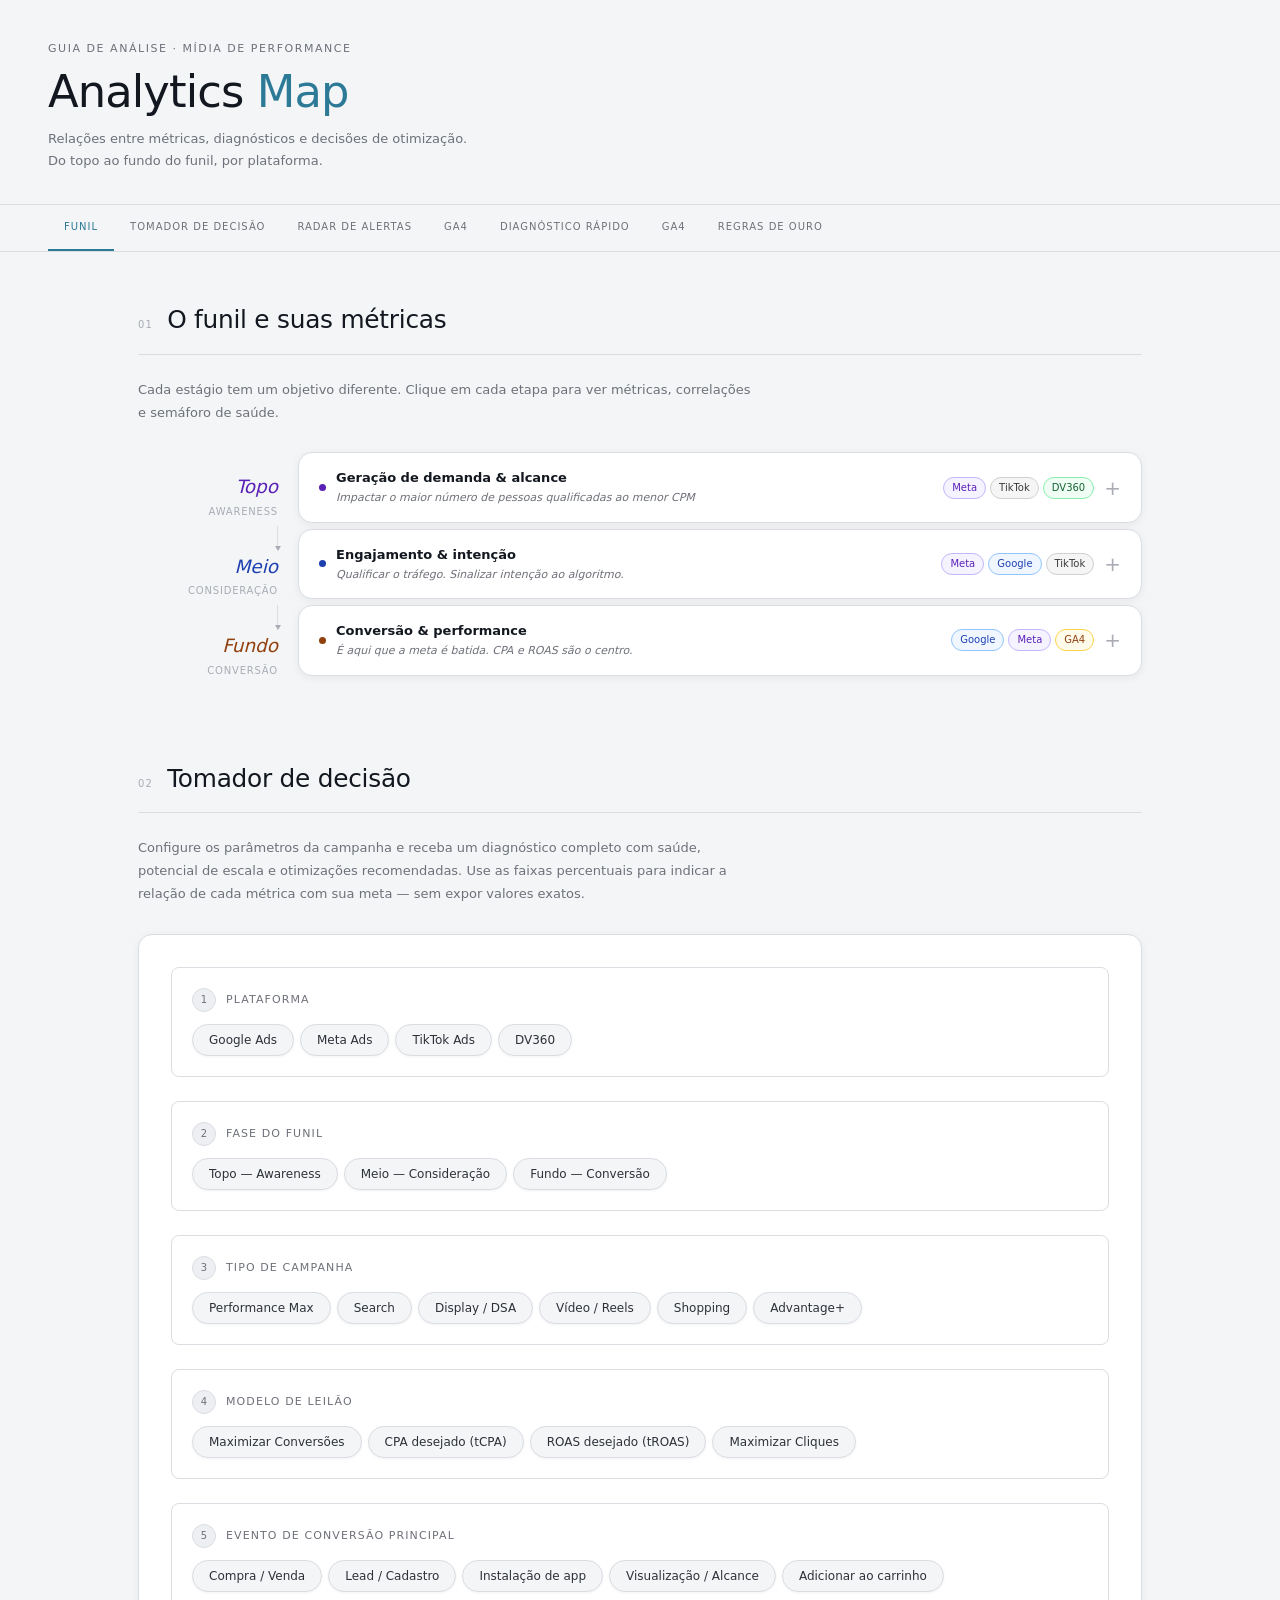
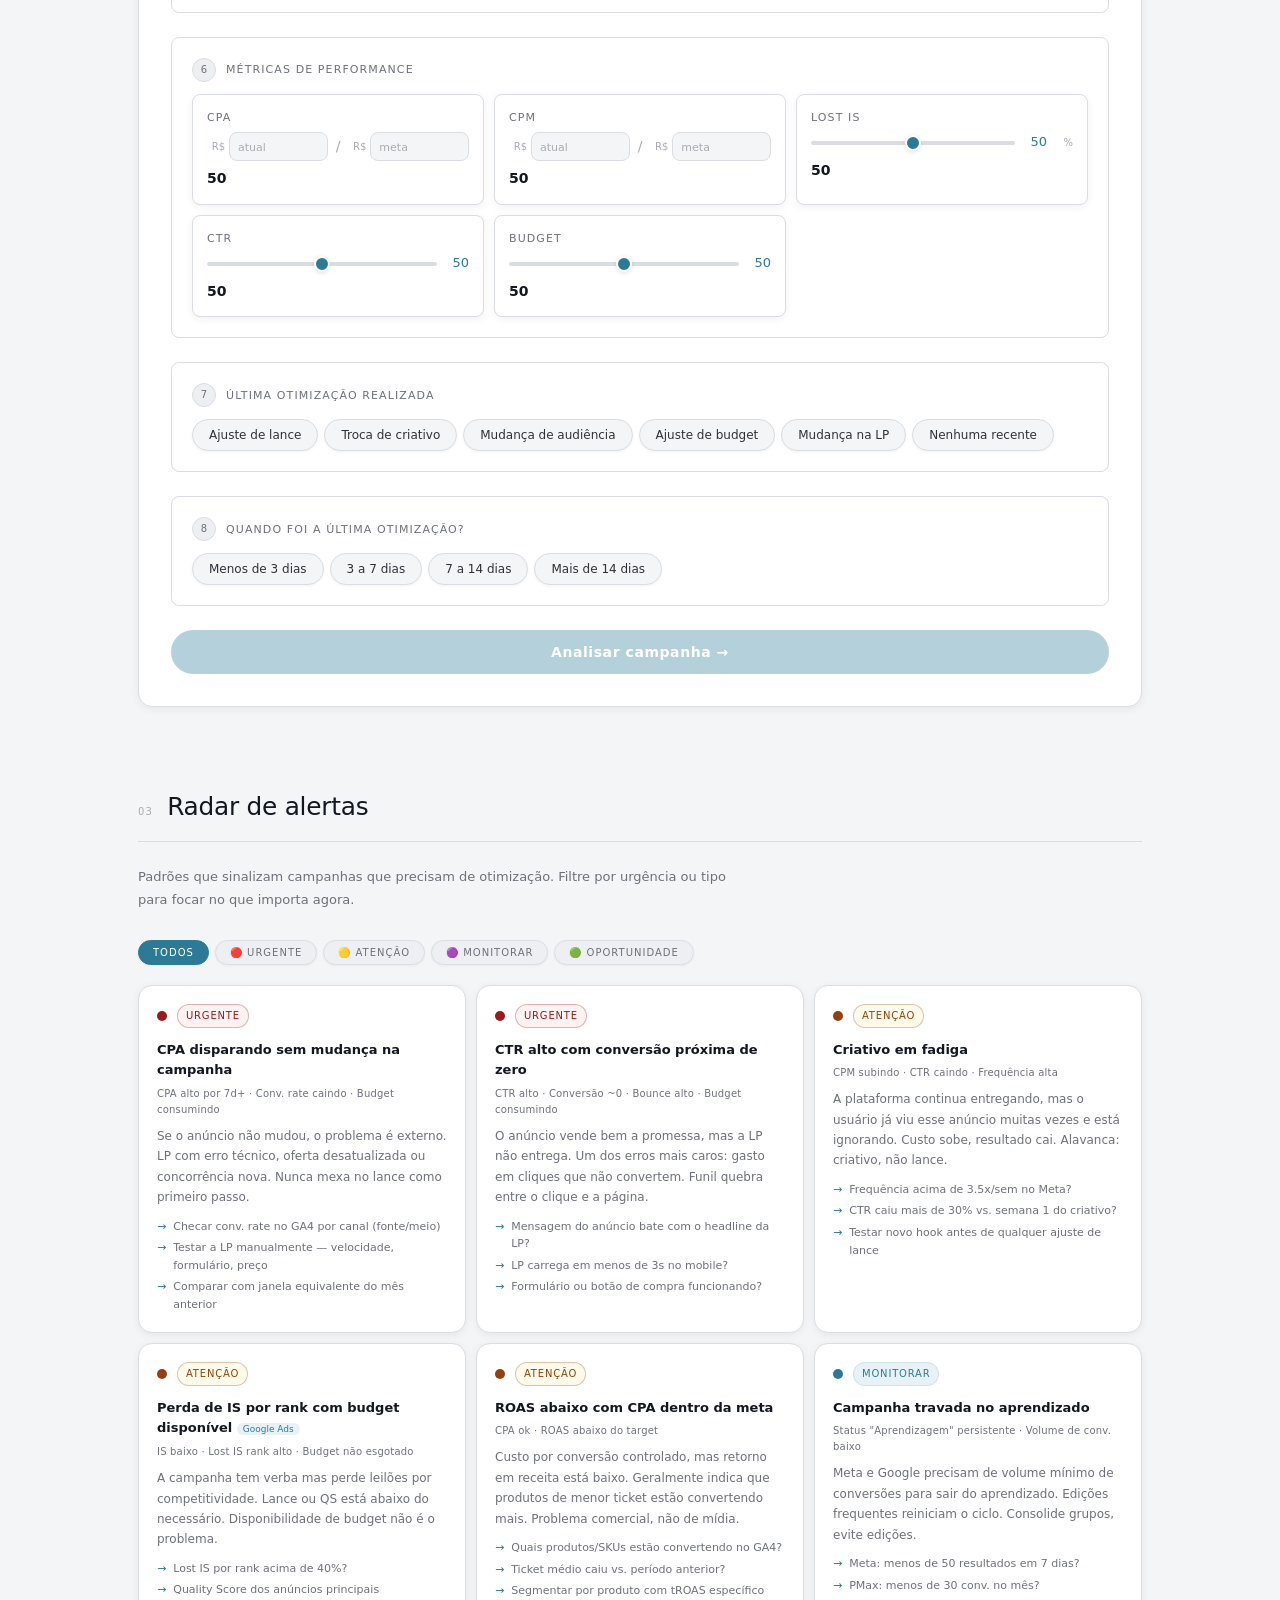
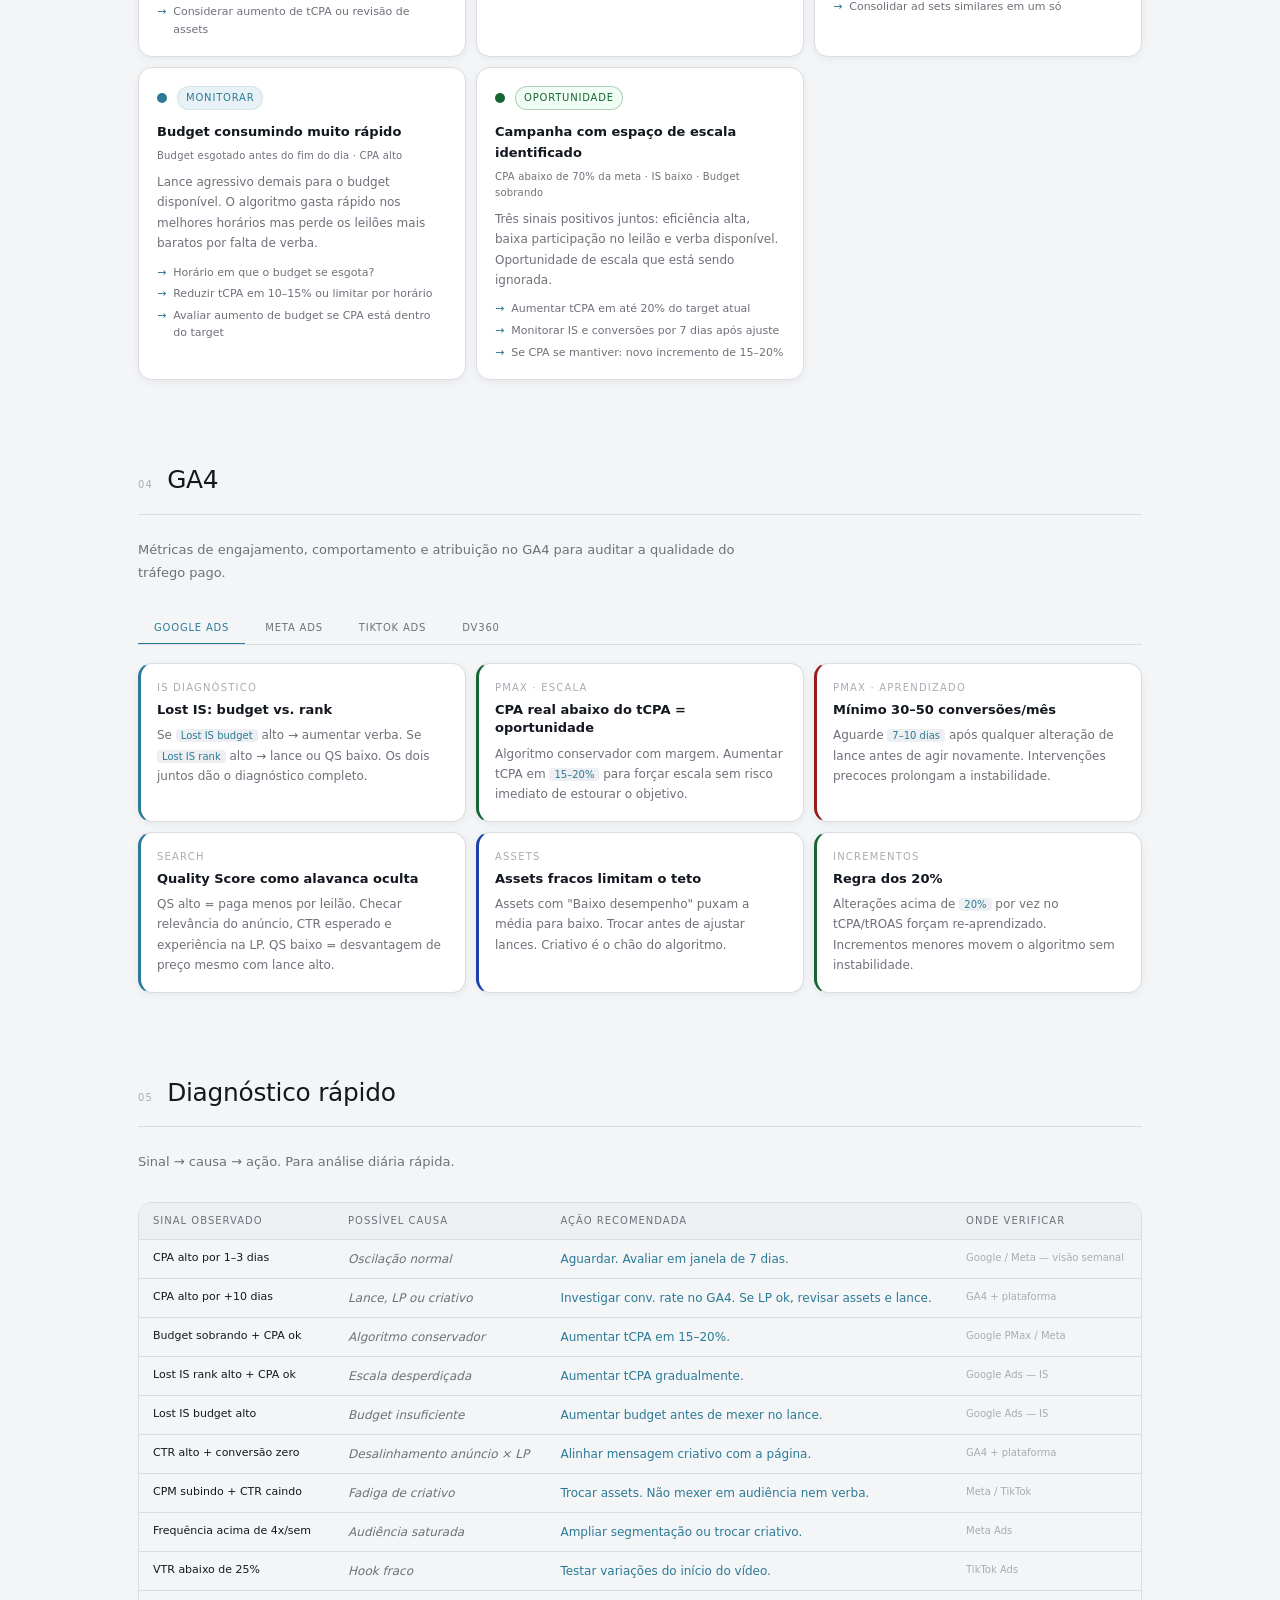
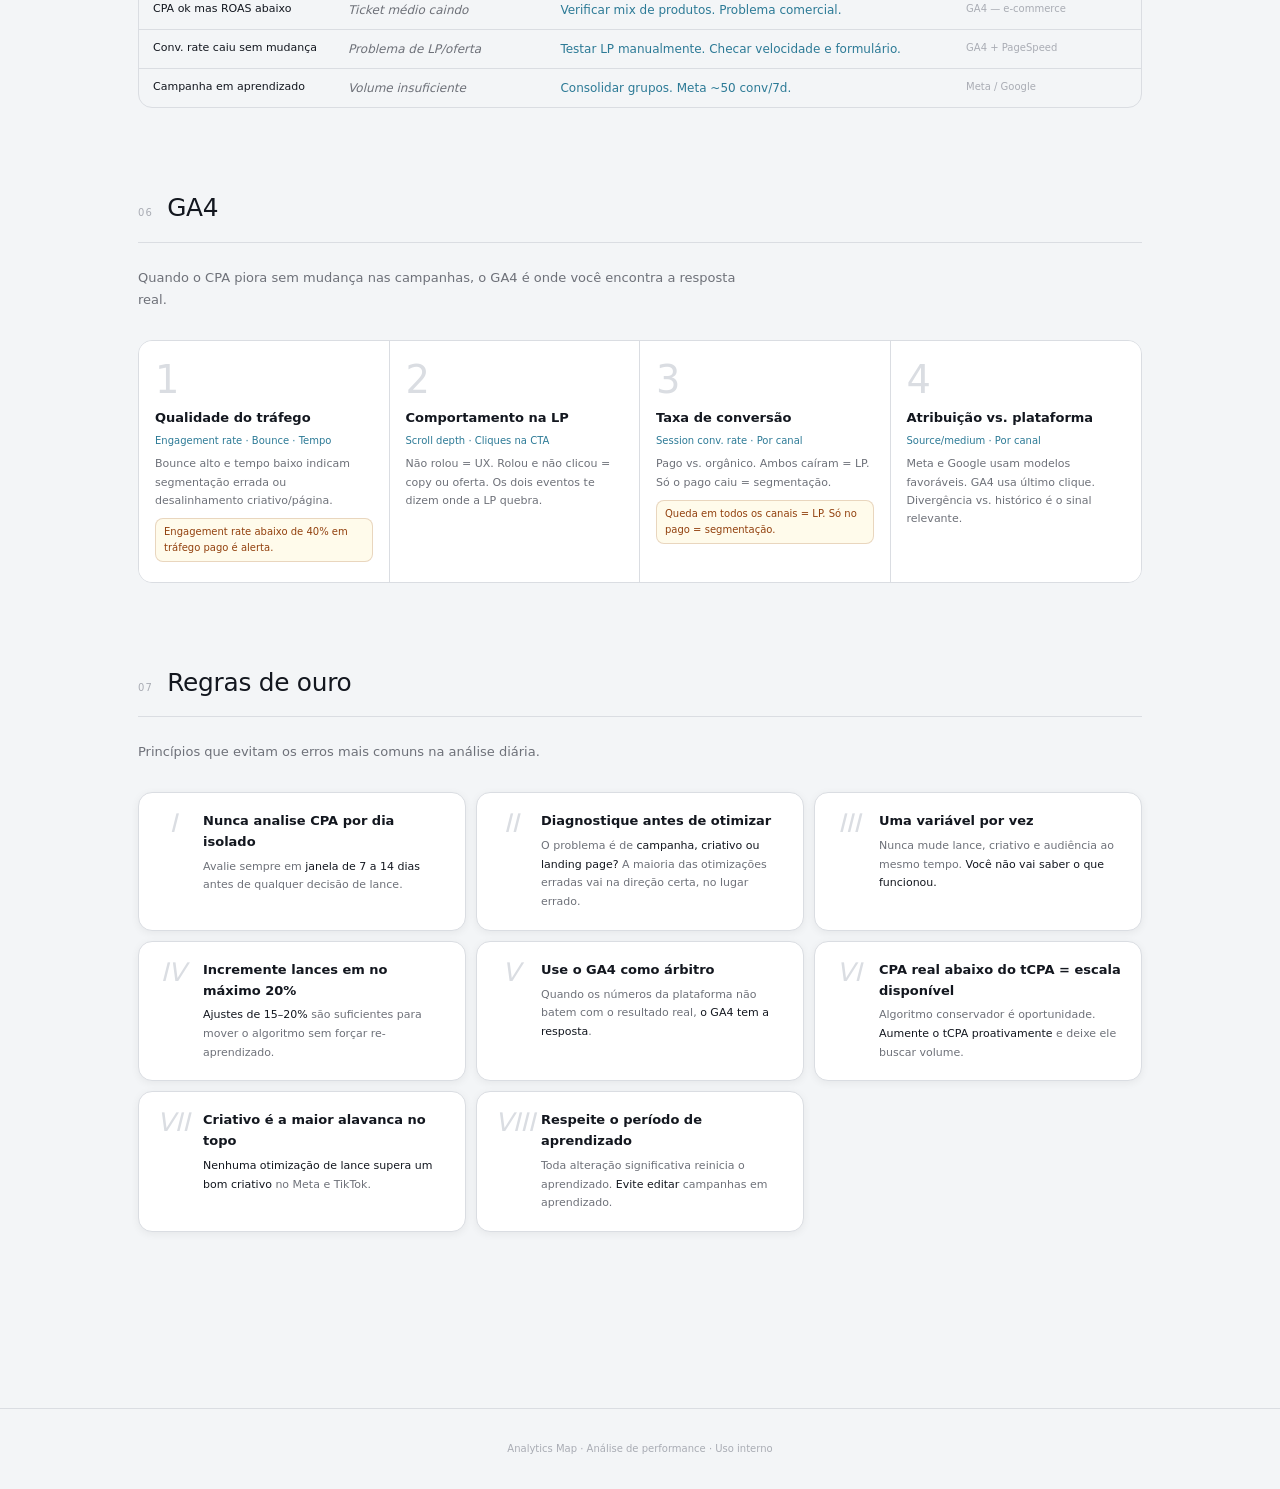
<file: Maps_backup.html>
<!DOCTYPE html>
<html lang="pt-BR">
<head>
<meta charset="UTF-8">
<meta name="viewport" content="width=device-width, initial-scale=1.0">
<title>Analytics Map</title>
  <link rel="preconnect" href="https://api.fontshare.com" crossorigin>
  <link href="https://api.fontshare.com/v2/css?f[]=satoshi@300,400,500,600,700&display=swap" rel="stylesheet">
<style>
/* ══ TOKENS ═══════════════════════════════════════════════════════ */
:root {
  --font:       'Satoshi', 'DM Sans', system-ui, sans-serif;
  --mono:       var(--font);
  --serif:      var(--font);
  --r-pill:     24px;
  --r-card:     14px;
  --r-sm:       8px;
  --teal:       #558AA0;
  --teal-pale:  #E8F2F6;
  --teal-glow:  rgba(85,138,160,0.12);
}

/* ══ LIGHT ═════════════════════════════════════════════════════════ */
@media (prefers-color-scheme: light) {
  :root {
    --bg:         #F3F5F7;
    --bg-2:       #EDEFF2;
    --bg-3:       #E2E4E8;
    --surface:    #FFFFFF;
    --surface-2:  #F7F8F9;
    --card-bg:    #FFFFFF;
    --card-border:#DADDE2;
    --line:       #DADDE2;
    --line-soft:  rgba(0,0,0,0.05);
    --ink:        #13171F;
    --ink-2:      #2E3138;
    --ink-3:      #6E7179;
    --ink-4:      #A9ACB4;
    --green:      #166534;
    --green-pale: #F0FDF4;
    --amber:      #92400E;
    --amber-pale: #FFFBEB;
    --red:        #991B1B;
    --red-pale:   #FEF2F2;
    --topo:       #5B21B6;
    --meio:       #1E40AF;
    --fundo:      #92400E;
    --accent:     #171717;
    --accent-pale:#EEF0F2;
    --teal:       #2C7A96;
    --teal-pale:  #E8F2F6;
    --teal-glow:  rgba(44,122,150,0.12);
  }
}

/* ══ DARK ══════════════════════════════════════════════════════════ */
@media (prefers-color-scheme: dark) {
  :root {
    --bg:         #09090D;
    --bg-2:       #131317;
    --bg-3:       #1A1A1E;
    --surface:    #000000;
    --surface-2:  #111114;
    --card-bg:    #131317;
    --card-border:#27272A;
    --line:       #27272A;
    --line-soft:  rgba(255,255,255,0.05);
    --ink:        #F0F0F0;
    --ink-2:      #C8C8CB;
    --ink-3:      #78787D;
    --ink-4:      #48484D;
    --green:      #4ADE80;
    --green-pale: #052E16;
    --amber:      #FCD34D;
    --amber-pale: #1C1100;
    --red:        #F87171;
    --red-pale:   #1C0505;
    --topo:       #A78BFA;
    --meio:       #60A5FA;
    --fundo:      #FBBF24;
    --accent:     #F0F0F0;
    --accent-pale:#1A1A1E;
    --teal:       #5FA3BC;
    --teal-pale:  #0F1E28;
    --teal-glow:  rgba(95,163,188,0.12);
  }
}

/* ══ RESET ══════════════════════════════════════════════════════════ */
*,*::before,*::after{box-sizing:border-box;margin:0;padding:0}
html{scroll-behavior:smooth}
body{
  font-family:var(--font);
  background:var(--bg);
  color:var(--ink);
  line-height:1.6;
  font-size:16px;
  -webkit-font-smoothing:antialiased;
}

/* ══ HEADER ════════════════════════════════════════════════════════ */
header{
  border-bottom:1px solid var(--line);
  padding:2.5rem 3rem 2rem;
  display:flex;
  align-items:flex-end;
  justify-content:space-between;
  gap:2rem;
  flex-wrap:wrap;
}
.header-left{max-width:560px}
.eyebrow{
  font-family:var(--mono);
  font-size:11px;
  font-weight:500;
  letter-spacing:.14em;
  text-transform:uppercase;
  color:var(--ink-3);
  margin-bottom:10px;
}
h1{
  font-family:var(--serif);
  font-size:clamp(2rem,3.5vw,2.8rem);
  font-weight:400;
  line-height:1.08;
  letter-spacing:-.02em;
  color:var(--ink);
}
h1 em{font-style:normal;color:var(--teal)}
.header-meta{margin-top:12px;font-size:13px;color:var(--ink-3);line-height:1.7}
.platform-strip{display:flex;gap:6px;flex-wrap:wrap}
.plat{
  font-family:var(--mono);
  font-size:11px;
  padding:5px 12px;
  border:1px solid var(--line);
  background:var(--bg-2);
  border-radius:var(--r-pill);
  color:var(--ink-3);
  white-space:nowrap;
}

/* ══ NAV ════════════════════════════════════════════════════════════ */
nav{
  position:sticky;top:0;z-index:200;
  background:color-mix(in srgb,var(--bg) 92%,transparent);
  backdrop-filter:blur(14px);-webkit-backdrop-filter:blur(14px);
  border-bottom:1px solid var(--line);
  padding:0 3rem;
  display:flex;
  overflow-x:auto;
  scrollbar-width:none;
}
nav::-webkit-scrollbar{display:none}
nav a{
  font-family:var(--mono);
  font-size:10px;
  font-weight:500;
  letter-spacing:.1em;
  text-transform:uppercase;
  text-decoration:none;
  color:var(--ink-3);
  padding:14px 16px;
  border-bottom:2px solid transparent;
  white-space:nowrap;
  transition:color .15s,border-color .15s;
}
nav a:hover{color:var(--ink)}
nav a.active{color:var(--teal);border-bottom-color:var(--teal)}
nav a:focus-visible{outline:2px solid var(--teal);outline-offset:-2px;border-radius:2px}

/* ══ MAIN ═══════════════════════════════════════════════════════════ */
main{max-width:1100px;margin:0 auto;padding:3rem 3rem 6rem}
section{margin-bottom:5rem}

/* ══ SECTION HEADER ════════════════════════════════════════════════ */
.section-header{
  display:flex;align-items:baseline;gap:14px;
  margin-bottom:1.5rem;padding-bottom:14px;
  border-bottom:1px solid var(--line);
}
.section-tag{
  font-family:var(--mono);font-size:10px;font-weight:500;
  letter-spacing:.12em;text-transform:uppercase;color:var(--ink-4);
}
h2{
  font-family:var(--serif);font-size:1.55rem;font-weight:400;
  color:var(--ink);letter-spacing:-.01em;
}
.section-desc{font-size:13px;color:var(--ink-3);max-width:620px;line-height:1.75;margin-bottom:1.75rem}

/* ══ CARD BASE ══════════════════════════════════════════════════════ */
.card{
  background:var(--card-bg);
  border:1px solid var(--card-border);
  border-radius:var(--r-card);
}
.card:hover{border-color:color-mix(in srgb,var(--teal) 30%,var(--card-border))}

/* ══ FUNIL ══════════════════════════════════════════════════════════ */
.funnel-wrapper{display:grid;grid-template-columns:160px 1fr;gap:0}
.funnel-spine{display:flex;flex-direction:column;align-items:flex-end;padding-right:20px}
.spine-stage{display:flex;flex-direction:column;align-items:flex-end}
.spine-label{font-family:var(--serif);font-size:1.15rem;font-style:italic}
.spine-label.topo{color:var(--topo)}.spine-label.meio{color:var(--meio)}.spine-label.fundo{color:var(--fundo)}
.spine-sub{font-family:var(--mono);font-size:10px;letter-spacing:.08em;text-transform:uppercase;color:var(--ink-4);margin-top:2px}
.spine-connector{flex:1;width:1px;background:var(--line);margin:6px 0;min-height:20px;position:relative}
.spine-arrow{position:absolute;bottom:-5px;left:50%;transform:translateX(-50%);width:0;height:0;border-left:3px solid transparent;border-right:3px solid transparent;border-top:5px solid var(--ink-4)}
.funnel-cards{display:flex;flex-direction:column;gap:6px}
.stage-block{background:var(--card-bg);border:1px solid var(--card-border);border-radius:var(--r-card);overflow:hidden;transition:all .2s}
.stage-block:hover{border-color:color-mix(in srgb,var(--teal) 30%,var(--card-border))}
.stage-block.open{border-color:var(--teal)}
.stage-header{display:flex;align-items:center;justify-content:space-between;padding:15px 20px;cursor:pointer;user-select:none;gap:12px}
.stage-title-group{display:flex;align-items:center;gap:10px}
.stage-dot{width:7px;height:7px;border-radius:50%;flex-shrink:0}
.stage-dot.topo{background:var(--topo)}.stage-dot.meio{background:var(--meio)}.stage-dot.fundo{background:var(--fundo)}
.stage-name{font-size:13px;font-weight:600;color:var(--ink)}
.stage-obj{font-size:11px;color:var(--ink-3);font-style:italic}
.stage-platforms{display:flex;gap:4px;flex-wrap:wrap}
.plat-badge{font-family:var(--mono);font-size:10px;padding:2px 8px;border-radius:var(--r-pill);border:1px solid;font-weight:500}
@media(prefers-color-scheme:light){
  .pb-meta{background:#F5F3FF;color:#5B21B6;border-color:#C4B5FD}
  .pb-google{background:#EFF6FF;color:#1E40AF;border-color:#93C5FD}
  .pb-tiktok{background:#F5F5F5;color:#3A3A3A;border-color:#D0D0D0}
  .pb-dv360{background:#F0FDF4;color:#166534;border-color:#86EFAC}
  .pb-ga4{background:#FFFBEB;color:#92400E;border-color:#FCD34D}
}
@media(prefers-color-scheme:dark){
  .pb-meta{background:#1E1030;color:#C4B5FD;border-color:#3B1F6A}
  .pb-google{background:#0F1A30;color:#93C5FD;border-color:#1E3A6A}
  .pb-tiktok{background:#1A1A1A;color:#888;border-color:#333}
  .pb-dv360{background:#052010;color:#4ADE80;border-color:#0A3A1A}
  .pb-ga4{background:#1C1000;color:#FCD34D;border-color:#3A2000}
}
.stage-toggle{font-size:20px;color:var(--ink-4);transition:all .2s;line-height:1;flex-shrink:0}
.stage-block.open .stage-toggle{transform:rotate(45deg);color:var(--teal)}
.stage-body{display:none;padding:0 20px 20px}
.stage-block.open .stage-body{display:block}
.metrics-grid{display:grid;grid-template-columns:repeat(auto-fill,minmax(210px,1fr));gap:8px;margin-bottom:18px}
.metric-card{background:var(--card-bg);border:1px solid var(--card-border);border-radius:var(--r-sm);padding:12px}
.metric-name{font-family:var(--mono);font-size:11px;font-weight:500;color:var(--ink);margin-bottom:4px;letter-spacing:.04em}
.metric-desc{font-size:11px;color:var(--ink-3);line-height:1.65}
.corr-title{font-family:var(--mono);font-size:11px;font-weight:500;letter-spacing:.12em;text-transform:uppercase;color:var(--ink-4);margin-bottom:10px}
.corr-list{display:flex;flex-direction:column;gap:7px}
.corr-item{display:grid;grid-template-columns:1fr 28px 1fr;align-items:center;gap:6px;font-size:11px}
.corr-signal{background:var(--bg-2);border:1px solid var(--line);border-radius:var(--r-sm);padding:6px 10px;color:var(--ink-2);font-style:italic}
.corr-arrow{font-family:var(--mono);font-size:13px;color:var(--ink-4);text-align:center}
.corr-action{background:var(--teal-pale);border:1px solid var(--teal-glow);border-radius:var(--r-sm);padding:6px 10px;color:var(--ink);font-weight:500}
.signal-strip{display:grid;grid-template-columns:repeat(3,1fr);gap:8px;margin-top:14px;padding-top:14px;border-top:1px solid var(--line)}
.signal-box{border-radius:var(--r-sm);padding:10px 12px;border:1px solid}
.signal-box.ok{background:var(--green-pale);border-color:color-mix(in srgb,var(--green) 20%,transparent)}
.signal-box.warn{background:var(--amber-pale);border-color:color-mix(in srgb,var(--amber) 20%,transparent)}
.signal-box.bad{background:var(--red-pale);border-color:color-mix(in srgb,var(--red) 20%,transparent)}
.sig-label{font-family:var(--mono);font-size:10px;font-weight:500;letter-spacing:.08em;text-transform:uppercase;margin-bottom:3px}
.signal-box.ok .sig-label{color:var(--green)}.signal-box.warn .sig-label{color:var(--amber)}.signal-box.bad .sig-label{color:var(--red)}
.sig-text{font-size:11px;color:var(--ink-2);line-height:1.6}

/* ══ PLATFORM TABS ══════════════════════════════════════════════════ */
.ptabs{display:flex;gap:4px;margin-bottom:18px;border-bottom:1px solid var(--line);overflow-x:auto;scrollbar-width:none}
.ptabs::-webkit-scrollbar{display:none}
.ptab{
  font-family:var(--font);font-size:10px;font-weight:500;letter-spacing:.08em;
  text-transform:uppercase;padding:10px 16px;cursor:pointer;border:none;
  background:none;color:var(--ink-3);border-bottom:2px solid transparent;
  margin-bottom:-1px;white-space:nowrap;transition:all .15s;
  border-radius:var(--r-sm) var(--r-sm) 0 0;
}
.ptab:hover{color:var(--ink);background:var(--bg-2)}
.ptab.active{color:var(--teal);border-bottom-color:var(--teal)}
.ptab:focus-visible{outline:2px solid var(--teal);outline-offset:-2px;border-radius:2px}
.cptab{
  font-family:var(--mono);font-size:9px;font-weight:500;letter-spacing:.08em;
  text-transform:uppercase;padding:5px 10px;cursor:pointer;border:1px solid var(--card-border);
  background:var(--bg);color:var(--ink-3);border-radius:var(--r-pill);
  transition:all .15s;white-space:nowrap;
}
.cptab:hover{border-color:var(--teal);color:var(--teal)}
.cptab.sel{background:var(--teal);border-color:var(--teal);color:#fff;font-weight:600}
.p-panel{display:none}.p-panel.active{display:block}
.macete-grid{display:grid;grid-template-columns:repeat(auto-fill,minmax(270px,1fr));gap:10px}
.macete-card{
  background:var(--card-bg);border:1px solid var(--card-border);
  border-radius:var(--r-card);padding:16px;
  border-left:3px solid transparent;transition:all .15s;
}
.macete-card:hover{border-color:var(--teal)}
.macete-card.diag{border-left-color:var(--teal)}
.macete-card.escala{border-left-color:var(--green)}
.macete-card.criativo{border-left-color:var(--meio)}
.macete-card.alerta{border-left-color:var(--red)}
.macete-tag{font-family:var(--mono);font-size:10px;font-weight:500;letter-spacing:.12em;text-transform:uppercase;color:var(--ink-4);margin-bottom:5px}
.macete-title{font-size:13px;font-weight:600;color:var(--ink);margin-bottom:6px;line-height:1.4}
.macete-body{font-size:12px;color:var(--ink-3);line-height:1.7}
.macete-body code{font-family:var(--mono);font-size:10px;background:var(--bg-2);padding:1px 5px;border-radius:4px;color:var(--teal)}

/* ══ DIAG TABLE ═════════════════════════════════════════════════════ */
.dtable-wrap{overflow-x:auto;border:1px solid var(--card-border);border-radius:var(--r-card)}
table{width:100%;border-collapse:collapse;font-size:12px}
thead tr{background:var(--bg-2);border-bottom:1px solid var(--line)}
th{font-family:var(--mono);font-size:10px;font-weight:500;letter-spacing:.1em;text-transform:uppercase;color:var(--ink-3);padding:10px 14px;text-align:left;white-space:nowrap}
td{padding:10px 14px;color:var(--ink-2);border-bottom:1px solid var(--line);vertical-align:top;line-height:1.5}
tbody tr:last-child td{border-bottom:none}
tbody tr:hover{background:var(--bg-2)}
td:first-child{font-family:var(--mono);font-size:11px;color:var(--ink);white-space:nowrap}
.td-s{font-style:italic;color:var(--ink-3)}
.td-a{font-weight:500;color:var(--teal)}
.td-w{font-size:10px;color:var(--ink-4)}

/* ══ GA4 ════════════════════════════════════════════════════════════ */
.ga4-flow{display:grid;grid-template-columns:repeat(auto-fit,minmax(170px,1fr));border:1px solid var(--card-border);border-radius:var(--r-card);overflow:hidden}
.ga4-step{padding:20px 16px;border-right:1px solid var(--line);background:var(--card-bg)}
.ga4-step:last-child{border-right:none}
.ga4-num{font-family:var(--serif);font-size:2.4rem;color:var(--line);line-height:1;margin-bottom:8px}
.ga4-label{font-size:13px;font-weight:600;color:var(--ink);margin-bottom:5px}
.ga4-metric{font-family:var(--mono);font-size:10px;color:var(--teal);margin-bottom:6px}
.ga4-desc{font-size:11px;color:var(--ink-3);line-height:1.65}
.ga4-warn{margin-top:8px;font-size:10px;color:var(--amber);background:var(--amber-pale);border-radius:var(--r-sm);padding:5px 8px;border:1px solid color-mix(in srgb,var(--amber) 20%,transparent)}

/* ══ RULES ══════════════════════════════════════════════════════════ */
.rules-grid{display:grid;grid-template-columns:repeat(auto-fill,minmax(280px,1fr));gap:10px}
.rule-card{background:var(--card-bg);border:1px solid var(--card-border);border-radius:var(--r-card);padding:18px;display:flex;gap:14px;align-items:flex-start;transition:all .15s}
.rule-card:hover{border-color:color-mix(in srgb,var(--teal) 30%,var(--card-border))}
.rule-num{font-family:var(--serif);font-size:1.6rem;font-style:italic;color:var(--line);line-height:1;flex-shrink:0;width:32px;text-align:center}
.rule-title{font-size:13px;font-weight:600;color:var(--ink);margin-bottom:5px}
.rule-body{font-size:11px;color:var(--ink-3);line-height:1.7}
.rule-body strong{color:var(--ink);font-weight:500}

/* ══ TOMADOR DE DECISÃO ═════════════════════════════════════════════ */
.dec-shell{background:var(--card-bg);border:1px solid var(--card-border);border-radius:var(--r-card);overflow:hidden}
.dec-form{padding:32px}
.dec-step{
  margin-bottom:24px;
  padding:20px;
  border:1px solid var(--card-border);
  border-radius:var(--r-sm);
  transition:all .15s;
}
.dec-step.done{background:var(--teal-pale);border-color:var(--teal-glow)}
.dec-step-header{display:flex;align-items:center;gap:10px;margin-bottom:12px}
.dec-step-num{
  width:24px;height:24px;border-radius:50%;
  background:var(--bg-2);border:1px solid var(--line);
  font-family:var(--mono);font-size:10px;font-weight:500;color:var(--ink-3);
  display:flex;align-items:center;justify-content:center;flex-shrink:0;
  transition:all .15s;
}
.dec-step.done .dec-step-num{background:var(--teal);border-color:var(--teal);color:#fff}
.dec-step-label{font-family:var(--mono);font-size:11px;font-weight:500;letter-spacing:.1em;text-transform:uppercase;color:var(--ink-3)}
.dec-step.done .dec-step-label{color:var(--teal)}
.btn-group{display:flex;flex-wrap:wrap;gap:6px}
.dBtn{
  font-family:var(--font);
  font-size:12px;font-weight:450;
  padding:8px 16px;
  border:1px solid var(--card-border);
  background:var(--bg);
  color:var(--ink-2);
  border-radius:var(--r-pill);
  cursor:pointer;
  transition:all .15s;
  white-space:nowrap;
}
.dBtn:hover{border-color:var(--teal);color:var(--teal);background:var(--teal-pale)}
.dBtn.sel{background:var(--teal);border-color:var(--teal);color:#fff;font-weight:500}
.dBtn:focus-visible{outline:2px solid var(--teal);outline-offset:2px}

/* metric cards (exact values) */
.metric-inputs{display:grid;grid-template-columns:repeat(auto-fill,minmax(220px,1fr));gap:10px;margin-top:4px}
.metric-input-block{background:var(--card-bg);border:1px solid var(--card-border);border-radius:var(--r-sm);padding:14px;display:flex;flex-direction:column;gap:6px}
.mi-label{font-family:var(--mono);font-size:11px;font-weight:500;letter-spacing:.1em;text-transform:uppercase;color:var(--ink-3)}
.mi-row{display:flex;align-items:center;gap:8px}
.mi-field{display:flex;align-items:center;gap:4px;flex:1;min-width:0}
.mi-inp{
  width:100%;min-width:0;padding:6px 8px;border:1px solid var(--card-border);
  border-radius:var(--r-sm);background:var(--bg);color:var(--ink);
  font-family:var(--font);font-size:13px;outline:none;-moz-appearance:textfield;
}
.mi-inp::-webkit-inner-spin-button{-webkit-appearance:none;margin:0}
.mi-inp:focus{border-color:var(--teal);box-shadow:0 0 0 2px var(--teal-glow)}
.mi-inp:disabled{opacity:.35;cursor:not-allowed}
.mi-inp::placeholder{color:var(--ink-4);font-size:11px}
.mi-slash{color:var(--ink-4);font-size:14px;flex-shrink:0}
.mi-unit{font-family:var(--mono);font-size:10px;color:var(--ink-4);flex-shrink:0;min-width:18px;text-align:right}

/* sliders */
.mi-slider{-webkit-appearance:none;appearance:none;flex:1;height:4px;border-radius:2px;background:var(--line);outline:none;cursor:pointer}
.mi-slider::-webkit-slider-thumb{-webkit-appearance:none;width:16px;height:16px;border-radius:50%;background:var(--teal);border:2px solid var(--card-bg);cursor:pointer;box-shadow:0 1px 4px rgba(0,0,0,.12)}
.mi-slider::-moz-range-thumb{width:14px;height:14px;border-radius:50%;background:var(--teal);border:2px solid var(--card-bg);cursor:pointer}
.mi-slider-val{font-family:var(--mono);font-size:13px;font-weight:500;color:var(--teal);min-width:24px;text-align:right}
.mi-slider:focus{box-shadow:0 0 0 2px var(--teal-glow)}
.mi-score{display:flex;align-items:center;gap:4px}
.mi-num{font-family:var(--mono);font-size:14px;font-weight:600}
.mi-green .mi-num{color:var(--green)}
.mi-amber .mi-num{color:var(--amber)}
.mi-red .mi-num{color:var(--red)}

/* cards & buttons shadow — floating effect */
.card,.stage-block,.macete-card,.rule-card,.radar-card,.dec-shell,.metric-input-block{
  box-shadow:0 2px 8px rgba(0,0,0,.06);
}
.dBtn,.rfBtn,.cptab,.dec-run,.m-ind{
  box-shadow:0 1px 3px rgba(0,0,0,.05);
}
.card:hover,.stage-block:hover,.macete-card:hover,.rule-card:hover,.radar-card:hover,.metric-input-block:hover{
  box-shadow:0 8px 24px rgba(0,0,0,.10);
  transform:translateY(-2px);
}
.dBtn:hover,.rfBtn:hover{
  transform:translateY(-1px);
}

.dec-run{
  display:block;width:100%;margin-top:24px;
  padding:14px 20px;background:var(--teal);color:#fff;
  font-family:var(--font);font-size:14px;font-weight:600;letter-spacing:.04em;
  border:none;border-radius:var(--r-pill);cursor:pointer;
  transition:all .15s;
}
.dec-run:hover:not(:disabled){opacity:.88;transform:translateY(-1px)}
.dec-run:active:not(:disabled){transform:translateY(0)}
.dec-run:disabled{opacity:.35;cursor:not-allowed}
.dec-run:focus-visible{outline:2px solid var(--teal);outline-offset:2px}

/* result */
.dec-result{display:none;border-top:1px solid var(--line);padding:28px}
.dec-result.vis{display:block;animation:fadeUp .35s ease}
@keyframes fadeUp{from{opacity:0;transform:translateY(12px)}to{opacity:1;transform:translateY(0)}}
.dr-health{display:flex;align-items:center;gap:10px;margin-bottom:18px}
.dr-pill{
  display:inline-flex;align-items:center;gap:6px;
  padding:6px 16px;border-radius:var(--r-pill);
  font-family:var(--mono);font-size:10px;font-weight:500;letter-spacing:.06em;text-transform:uppercase;
  border:1px solid;
}
.dr-pill.ok{background:var(--green-pale);color:var(--green);border-color:color-mix(in srgb,var(--green) 25%,transparent)}
.dr-pill.warn{background:var(--amber-pale);color:var(--amber);border-color:color-mix(in srgb,var(--amber) 25%,transparent)}
.dr-pill.bad{background:var(--red-pale);color:var(--red);border-color:color-mix(in srgb,var(--red) 25%,transparent)}
.dr-scale{display:inline-flex;align-items:center;gap:6px;padding:6px 14px;border-radius:var(--r-pill);font-family:var(--mono);font-size:10px;font-weight:500;letter-spacing:.06em;text-transform:uppercase;border:1px solid}
.dr-scale.scale{background:var(--teal-pale);color:var(--teal);border-color:var(--teal-glow)}
.dr-scale.hold{background:var(--amber-pale);color:var(--amber);border-color:color-mix(in srgb,var(--amber) 25%,transparent)}
.dr-scale.brake{background:var(--red-pale);color:var(--red);border-color:color-mix(in srgb,var(--red) 25%,transparent)}
.dr-hl{font-family:var(--serif);font-size:1.3rem;color:var(--ink);margin-bottom:10px;letter-spacing:-.01em}
.dr-body{font-size:13px;color:var(--ink-2);line-height:1.8;margin-bottom:20px}
.dr-body strong{color:var(--ink);font-weight:600}
.dr-section{margin-bottom:18px}
.dr-sec-title{font-family:var(--mono);font-size:10px;font-weight:500;letter-spacing:.12em;text-transform:uppercase;color:var(--ink-4);margin-bottom:10px}
.dr-actions{display:flex;flex-direction:column;gap:7px}
.dr-action{
  display:flex;align-items:flex-start;gap:10px;
  font-size:12px;color:var(--ink-2);
  background:var(--bg-2);border:1px solid var(--line);
  border-radius:var(--r-sm);padding:10px 12px;
  border-left:3px solid var(--teal);
  line-height:1.6;
}
.dr-tips{display:grid;grid-template-columns:repeat(auto-fill,minmax(210px,1fr));gap:8px}
.dr-tip{background:var(--teal-pale);border:1px solid var(--teal-glow);border-radius:var(--r-sm);padding:10px 12px}
.dr-tip-title{font-family:var(--mono);font-size:10px;font-weight:500;text-transform:uppercase;letter-spacing:.08em;color:var(--teal);margin-bottom:4px}
.dr-tip-body{font-size:11px;color:var(--ink-2);line-height:1.65}
.dr-warn-box{background:var(--amber-pale);border:1px solid color-mix(in srgb,var(--amber) 25%,transparent);border-radius:var(--r-sm);padding:10px 14px;font-size:12px;color:var(--amber);margin-bottom:16px;line-height:1.6}

/* ══ RADAR ══════════════════════════════════════════════════════════ */
.radar-filters{display:flex;flex-wrap:wrap;gap:6px;margin-bottom:20px}
.rfBtn{
  font-family:var(--mono);font-size:10px;font-weight:500;letter-spacing:.1em;text-transform:uppercase;
  padding:6px 14px;border:1px solid var(--card-border);background:var(--bg-2);color:var(--ink-3);
  border-radius:var(--r-pill);cursor:pointer;transition:all .15s;
}
.rfBtn:hover{border-color:var(--teal);color:var(--teal)}
.rfBtn.sel{background:var(--teal);border-color:var(--teal);color:#fff}
.rfBtn:focus-visible{outline:2px solid var(--teal);outline-offset:2px}
.radar-grid{display:grid;grid-template-columns:repeat(auto-fill,minmax(290px,1fr));gap:10px}
.radar-card{
  background:var(--card-bg);border:1px solid var(--card-border);
  border-radius:var(--r-card);padding:18px;
  transition:all .2s;
  cursor:default;
}
.radar-card.hidden{opacity:0;pointer-events:none;height:0;padding:0;border:none;margin:0;overflow:hidden}
.radar-top{display:flex;align-items:center;gap:10px;margin-bottom:12px}
.radar-dot{width:10px;height:10px;border-radius:50%;flex-shrink:0}
.radar-dot.red{background:var(--red)}.radar-dot.amber{background:var(--amber)}.radar-dot.purple{background:var(--teal)}.radar-dot.green{background:var(--green)}
.radar-badge{font-family:var(--mono);font-size:10px;font-weight:500;letter-spacing:.08em;text-transform:uppercase;padding:3px 8px;border-radius:var(--r-pill);border:1px solid}
.radar-badge.red{color:var(--red);border-color:color-mix(in srgb,var(--red) 30%,transparent);background:var(--red-pale)}
.radar-badge.amber{color:var(--amber);border-color:color-mix(in srgb,var(--amber) 30%,transparent);background:var(--amber-pale)}
.radar-badge.purple{color:var(--teal);border-color:var(--teal-glow);background:var(--teal-pale)}
.radar-badge.green{color:var(--green);border-color:color-mix(in srgb,var(--green) 30%,transparent);background:var(--green-pale)}
.radar-title{font-size:13px;font-weight:600;color:var(--ink);margin-bottom:5px}
.radar-signal{font-family:var(--mono);font-size:10px;color:var(--ink-3);margin-bottom:8px;letter-spacing:.02em}
.radar-body{font-size:12px;color:var(--ink-3);line-height:1.7;margin-bottom:10px}
.radar-checks{display:flex;flex-direction:column;gap:4px}
.radar-check{font-size:11px;color:var(--ink-3);display:flex;gap:7px;align-items:flex-start}
.radar-check::before{content:"→";font-family:var(--mono);color:var(--teal);flex-shrink:0}

/* ══ FOOTER ════════════════════════════════════════════════════════ */
footer{border-top:1px solid var(--line);padding:2rem 3rem;display:flex;align-items:center;justify-content:center;flex-wrap:wrap;gap:1rem}
.footer-note{font-family:var(--mono);font-size:10px;color:var(--ink-4)}

/* ══ RESPONSIVE ════════════════════════════════════════════════════ */
@media(max-width:768px){
  header,main,footer{padding-left:1.25rem;padding-right:1.25rem}
  nav{padding:0 1rem}
  h1{font-size:1.8rem}
  .funnel-wrapper{grid-template-columns:1fr}
  .funnel-spine{display:none}
  .corr-item{grid-template-columns:1fr}
  .corr-arrow{display:none}
  .signal-strip{grid-template-columns:1fr}
  .ga4-flow{grid-template-columns:1fr}
  .ga4-step{border-right:none;border-bottom:1px solid var(--line)}
  .ga4-step:last-child{border-bottom:none}
  .metric-inputs{grid-template-columns:1fr}
}
@media(prefers-reduced-motion:reduce){*{transition:none!important;animation:none!important}}
</style>
</head>
<body>

<header>
  <div class="header-left">
    <p class="eyebrow">Guia de análise · Mídia de performance</p>
    <h1>Analytics <em>Map</em></h1>
    <p class="header-meta">Relações entre métricas, diagnósticos e decisões de otimização.<br>Do topo ao fundo do funil, por plataforma.</p>
  </div>
</header>

<nav id="main-nav">
  <a href="#funil" class="active">Funil</a>
  <a href="#decisor">Tomador de decisão</a>
  <a href="#radar">Radar de alertas</a>
  <a href="#macetes">GA4</a>
  <a href="#diagnostico">Diagnóstico rápido</a>
  <a href="#ga4">GA4</a>
  <a href="#regras">Regras de ouro</a>
</nav>

<main>

<!-- ══ 01 FUNIL ══════════════════════════════════════════════════════ -->
<section id="funil">
  <div class="section-header"><span class="section-tag">01</span><h2>O funil e suas métricas</h2></div>
  <p class="section-desc">Cada estágio tem um objetivo diferente. Clique em cada etapa para ver métricas, correlações e semáforo de saúde.</p>

  <div class="funnel-wrapper">
    <div class="funnel-spine">
      <div class="spine-stage" style="padding-top:20px">
        <span class="spine-label topo">Topo</span><span class="spine-sub">Awareness</span>
      </div>
      <div class="spine-connector"><div class="spine-arrow"></div></div>
      <div class="spine-stage"><span class="spine-label meio">Meio</span><span class="spine-sub">Consideração</span></div>
      <div class="spine-connector"><div class="spine-arrow"></div></div>
      <div class="spine-stage"><span class="spine-label fundo">Fundo</span><span class="spine-sub">Conversão</span></div>
    </div>
    <div class="funnel-cards">

      <div class="stage-block" id="blk-topo">
        <div class="stage-header" onclick="toggleStage('topo')">
          <div class="stage-title-group">
            <div class="stage-dot topo"></div>
            <div><div class="stage-name">Geração de demanda & alcance</div><div class="stage-obj">Impactar o maior número de pessoas qualificadas ao menor CPM</div></div>
          </div>
          <div style="display:flex;align-items:center;gap:10px">
            <div class="stage-platforms"><span class="plat-badge pb-meta">Meta</span><span class="plat-badge pb-tiktok">TikTok</span><span class="plat-badge pb-dv360">DV360</span></div>
            <span class="stage-toggle">+</span>
          </div>
        </div>
        <div class="stage-body">
          <div class="metrics-grid">
            <div class="metric-card"><div class="metric-name">Alcance</div><div class="metric-desc">Usuários únicos impactados. Queda indica saturação ou budget restritivo. Compare com a janela anterior.</div></div>
            <div class="metric-card"><div class="metric-name">Frequência</div><div class="metric-desc">Acima de 3–4x/semana = saturação. Algoritmo paga mais pelas mesmas pessoas. Expandir audiência ou trocar criativo.</div></div>
            <div class="metric-card"><div class="metric-name">CPM</div><div class="metric-desc">Custo por mil impressões. Sobe com leilão aquecido, criativo fraco ou audiência concorrida.</div></div>
            <div class="metric-card"><div class="metric-name">VTR — Video Through Rate</div><div class="metric-desc">% que assistiu até o final. Abaixo de 25% nos 3s iniciais = hook fraco. Problema no criativo.</div></div>
            <div class="metric-card"><div class="metric-name">Impression Share</div><div class="metric-desc">% do leilão que você ganha. Abaixo de 50% = perda de volume relevante.</div></div>
            <div class="metric-card"><div class="metric-name">Lost IS por Budget</div><div class="metric-desc">% perdida por limite de verba. Budget está travando antes do lance ser um problema.</div></div>
          </div>
          <div class="corr-title" style="margin-bottom:6px">Correlações → decisão</div>
          <div class="corr-plat-tabs" style="display:flex;gap:6px;margin-bottom:10px">
            <button class="cptab sel" onclick="showCorrPlat('topo','google',this)">Google / DV360</button>
            <button class="cptab" onclick="showCorrPlat('topo','meta',this)">Meta / TikTok</button>
          </div>
          <div id="cp-topo-google">
            <div class="corr-list">
              <div class="corr-item"><div class="corr-signal">CPM subindo + alcance caindo</div><div class="corr-arrow">→</div><div class="corr-action">Audiência saturada. Ampliar segmentação ou excluir conversores.</div></div>
              <div class="corr-item"><div class="corr-signal">IS baixo + Lost IS budget alto</div><div class="corr-arrow">→</div><div class="corr-action">Budget sufocando. Aumentar verba antes de mexer no lance.</div></div>
              <div class="corr-item"><div class="corr-signal">IS baixo + Lost IS rank alto</div><div class="corr-arrow">→</div><div class="corr-action">Lance insuficiente. Aumentar CPM máx ou mudar estratégia.</div></div>
              <div class="corr-item"><div class="corr-signal">Viewability abaixo de 50% (DV360)</div><div class="corr-arrow">→</div><div class="corr-action">Ativar filtros de viewability ou migrar para inventário garantido.</div></div>
            </div>
          </div>
          <div id="cp-topo-meta" style="display:none">
            <div class="corr-list">
              <div class="corr-item"><div class="corr-signal">Frequência > 3x + CPM subindo</div><div class="corr-arrow">→</div><div class="corr-action">Audiência saturada. Expandir segmentação ou trocar criativo.</div></div>
              <div class="corr-item"><div class="corr-signal">VTR abaixo de 25% (TikTok)</div><div class="corr-arrow">→</div><div class="corr-action">Trocar hook do vídeo. 3s iniciais não estão prendendo.</div></div>
              <div class="corr-item"><div class="corr-signal">Alcance estagnado + frequência subindo</div><div class="corr-arrow">→</div><div class="corr-action">Ampliar audiência ou renovar criativos.</div></div>
              <div class="corr-item"><div class="corr-signal">CPM ok + CTR caindo no Meta</div><div class="corr-arrow">→</div><div class="corr-action">Criativo perdendo tração. Preparar novo asset.</div></div>
            </div>
          </div>
          <div class="signal-strip">
            <div class="signal-box ok"><div class="sig-label">✓ Saudável</div><div class="sig-text">CPM estável, frequência 1.5–3x, alcance crescendo</div></div>
            <div class="signal-box warn"><div class="sig-label">⚠ Atenção</div><div class="sig-text">Frequência acima de 4x ou CPM subindo +20% sem sazonalidade</div></div>
            <div class="signal-box bad"><div class="sig-label">✕ Agir</div><div class="sig-text">Alcance estagnado + CPM disparando. Fadiga instalada.</div></div>
          </div>
        </div>
      </div>

      <div class="stage-block" id="blk-meio">
        <div class="stage-header" onclick="toggleStage('meio')">
          <div class="stage-title-group">
            <div class="stage-dot meio"></div>
            <div><div class="stage-name">Engajamento & intenção</div><div class="stage-obj">Qualificar o tráfego. Sinalizar intenção ao algoritmo.</div></div>
          </div>
          <div style="display:flex;align-items:center;gap:10px">
            <div class="stage-platforms"><span class="plat-badge pb-meta">Meta</span><span class="plat-badge pb-google">Google</span><span class="plat-badge pb-tiktok">TikTok</span></div>
            <span class="stage-toggle">+</span>
          </div>
        </div>
        <div class="stage-body">
          <div class="metrics-grid">
            <div class="metric-card"><div class="metric-name">CTR</div><div class="metric-desc">Mede o apelo do anúncio. Abaixo de 1% em display ou 3% em search merece atenção imediata.</div></div>
            <div class="metric-card"><div class="metric-name">CPC</div><div class="metric-desc">CPC subindo sem conversão = LP ou tráfego com qualidade baixa. Não mexa no lance antes de investigar.</div></div>
            <div class="metric-card"><div class="metric-name">Taxa de engajamento</div><div class="metric-desc">Reações, comentários, shares. Alta taxa sinaliza ao algoritmo que o criativo ressoa e reduz CPM.</div></div>
            <div class="metric-card"><div class="metric-name">Tempo na página (GA4)</div><div class="metric-desc">Saída em menos de 15s = usuário não leu a oferta. Problema de LP, segmentação ou desalinhamento.</div></div>
            <div class="metric-card"><div class="metric-name">Scroll depth (GA4)</div><div class="metric-desc">Usuário que não rola não chegou à CTA. Problema de UX ou copy do headline da LP.</div></div>
            <div class="metric-card"><div class="metric-name">Engagement Rate (GA4)</div><div class="metric-desc">Sessão engajada = +10s ou +1 pageview. Bounce acima de 70% em tráfego pago é alarme.</div></div>
          </div>
          <div class="corr-title" style="margin-bottom:6px">Correlações → decisão</div>
          <div class="corr-plat-tabs" style="display:flex;gap:6px;margin-bottom:10px">
            <button class="cptab sel" onclick="showCorrPlat('meio','google',this)">Google / Search</button>
            <button class="cptab" onclick="showCorrPlat('meio','meta',this)">Meta / TikTok</button>
          </div>
          <div id="cp-meio-google">
            <div class="corr-list">
              <div class="corr-item"><div class="corr-signal">CTR alto + conversão zero</div><div class="corr-arrow">→</div><div class="corr-action">Problema na LP. Alinhar mensagem do criativo com a página.</div></div>
              <div class="corr-item"><div class="corr-signal">CPC alto + CTR baixo</div><div class="corr-arrow">→</div><div class="corr-action">Criativo fraco. Testar novos copies antes de subir lance.</div></div>
              <div class="corr-item"><div class="corr-signal">Tempo na pág &lt; 20s + alto volume</div><div class="corr-arrow">→</div><div class="corr-action">Segmentação errada. Revisar audiência e copy do anúncio.</div></div>
              <div class="corr-item"><div class="corr-signal">Quality Score baixo + CPC alto</div><div class="corr-arrow">→</div><div class="corr-action">Melhorar relevância do anúncio e experiência na LP.</div></div>
            </div>
          </div>
          <div id="cp-meio-meta" style="display:none">
            <div class="corr-list">
              <div class="corr-item"><div class="corr-signal">CTR alto + conversão zero</div><div class="corr-arrow">→</div><div class="corr-action">Problema na LP. Alinhar mensagem do criativo com a página.</div></div>
              <div class="corr-item"><div class="corr-signal">Engajamento alto no Meta</div><div class="corr-arrow">→</div><div class="corr-action">Reaproveitar em retargeting de fundo de funil.</div></div>
              <div class="corr-item"><div class="corr-signal">Tempo na pág &lt; 20s + tráfego pago</div><div class="corr-arrow">→</div><div class="corr-action">Segmentação errada ou desalinhamento criativo/LP.</div></div>
              <div class="corr-item"><div class="corr-signal">Hook rate baixo no TikTok</div><div class="corr-arrow">→</div><div class="corr-action">Testar 3 variações do início do vídeo.</div></div>
            </div>
          </div>
          <div class="signal-strip">
            <div class="signal-box ok"><div class="sig-label">✓ Saudável</div><div class="sig-text">CTR acima de 2%, bounce abaixo de 50%, tempo médio acima de 45s</div></div>
            <div class="signal-box warn"><div class="sig-label">⚠ Atenção</div><div class="sig-text">CPC subindo sem ganho de conversão. Investigar LP.</div></div>
            <div class="signal-box bad"><div class="sig-label">✕ Agir</div><div class="sig-text">CTR alto + conversão zero. Desalinhamento crítico.</div></div>
          </div>
        </div>
      </div>

      <div class="stage-block" id="blk-fundo">
        <div class="stage-header" onclick="toggleStage('fundo')">
          <div class="stage-title-group">
            <div class="stage-dot fundo"></div>
            <div><div class="stage-name">Conversão & performance</div><div class="stage-obj">É aqui que a meta é batida. CPA e ROAS são o centro.</div></div>
          </div>
          <div style="display:flex;align-items:center;gap:10px">
            <div class="stage-platforms"><span class="plat-badge pb-google">Google</span><span class="plat-badge pb-meta">Meta</span><span class="plat-badge pb-ga4">GA4</span></div>
            <span class="stage-toggle">+</span>
          </div>
        </div>
        <div class="stage-body">
          <div class="metrics-grid">
            <div class="metric-card"><div class="metric-name">CPA</div><div class="metric-desc">Analisar em janela de 7–14 dias. CPA de um dia isolado é ruído, não sinal.</div></div>
            <div class="metric-card"><div class="metric-name">ROAS</div><div class="metric-desc">Retorno sobre gasto. Se abaixo do target em janela, investigar mix, ticket médio ou LP.</div></div>
            <div class="metric-card"><div class="metric-name">tCPA / tROAS</div><div class="metric-desc">O sinal que você dá ao algoritmo. Conservador = não escala. Agressivo = CPA estoura. Ajuste em 15–20%.</div></div>
            <div class="metric-card"><div class="metric-name">Lost IS por Rank</div><div class="metric-desc">Acima de 40% com CPA ok = deixando escala na mesa. Aumentar tCPA.</div></div>
            <div class="metric-card"><div class="metric-name">Lost IS por Budget</div><div class="metric-desc">Budget freando campanha com CPA saudável. Aumentar verba antes do lance.</div></div>
            <div class="metric-card"><div class="metric-name">Volume de conversões</div><div class="metric-desc">Mínimo 30–50 conv/mês para PMax operar bem. Abaixo disso o algoritmo não tem dados suficientes.</div></div>
          </div>
          <div class="corr-title" style="margin-bottom:6px">Correlações → decisão</div>
          <div class="corr-plat-tabs" style="display:flex;gap:6px;margin-bottom:10px">
            <button class="cptab sel" onclick="showCorrPlat('fundo','google',this)">Google / DV360</button>
            <button class="cptab" onclick="showCorrPlat('fundo','meta',this)">Meta / TikTok</button>
          </div>
          <div id="cp-fundo-google">
            <div class="corr-list">
              <div class="corr-item"><div class="corr-signal">CPA ok + IS baixo + budget sobrando</div><div class="corr-arrow">→</div><div class="corr-action">Algoritmo conservador. Aumentar tCPA em 15–20%.</div></div>
              <div class="corr-item"><div class="corr-signal">CPA alto + Lost IS rank alto</div><div class="corr-arrow">→</div><div class="corr-action">Lance insuficiente. Aumentar tCPA e monitorar 7–10 dias.</div></div>
              <div class="corr-item"><div class="corr-signal">CPA subindo + conv. rate caindo</div><div class="corr-arrow">→</div><div class="corr-action">Problema de LP ou oferta. Não é o anúncio.</div></div>
              <div class="corr-item"><div class="corr-signal">CPA ok mas ROAS abaixo do target</div><div class="corr-arrow">→</div><div class="corr-action">Ticket médio caindo. Verificar mix de produtos.</div></div>
            </div>
          </div>
          <div id="cp-fundo-meta" style="display:none">
            <div class="corr-list">
              <div class="corr-item"><div class="corr-signal">CPA alto + frequência no limite</div><div class="corr-arrow">→</div><div class="corr-action">Problema de audiência. Expandir antes de mexer no lance.</div></div>
              <div class="corr-item"><div class="corr-signal">ROAS abaixo + CPA ok</div><div class="corr-arrow">→</div><div class="corr-action">Ticket médio caindo. Verificar mix de produtos no GA4.</div></div>
              <div class="corr-item"><div class="corr-signal">CPA subindo + conv. rate caindo</div><div class="corr-arrow">→</div><div class="corr-action">Problema de LP ou oferta. Não é o anúncio.</div></div>
              <div class="corr-item"><div class="corr-signal">CPA estável + volume baixo</div><div class="corr-arrow">→</div><div class="corr-action">Aumentar budget gradualmente — há margem para escalar.</div></div>
            </div>
          </div>
          <div class="signal-strip">
            <div class="signal-box ok"><div class="sig-label">✓ Saudável</div><div class="sig-text">CPA abaixo do target em 7d, budget consumindo normalmente</div></div>
            <div class="signal-box warn"><div class="sig-label">⚠ Atenção</div><div class="sig-text">CPA + ROAS divergentes. Verificar ticket médio e mix de produtos.</div></div>
            <div class="signal-box bad"><div class="sig-label">✕ Agir</div><div class="sig-text">CPA acima do target por mais de 10 dias consecutivos.</div></div>
          </div>
        </div>
      </div>

    </div>
  </div>
</section>

<!-- ══ 02 TOMADOR DE DECISÃO ══════════════════════════════════════ -->
<section id="decisor">
  <div class="section-header"><span class="section-tag">02</span><h2>Tomador de decisão</h2></div>
  <p class="section-desc">Configure os parâmetros da campanha e receba um diagnóstico completo com saúde, potencial de escala e otimizações recomendadas. Use as faixas percentuais para indicar a relação de cada métrica com sua meta — sem expor valores exatos.</p>

  <div class="dec-shell">
    <div class="dec-form">

      <div class="dec-step" id="ds-0">
        <div class="dec-step-header"><div class="dec-step-num">1</div><span class="dec-step-label">Plataforma</span></div>
        <div class="btn-group">
          <button class="dBtn" onclick="sel(this,'plat','google')">Google Ads</button>
          <button class="dBtn" onclick="sel(this,'plat','meta')">Meta Ads</button>
          <button class="dBtn" onclick="sel(this,'plat','tiktok')">TikTok Ads</button>
          <button class="dBtn" onclick="sel(this,'plat','dv360')">DV360</button>
        </div>
      </div>

      <div class="dec-step" id="ds-1">
        <div class="dec-step-header"><div class="dec-step-num">2</div><span class="dec-step-label">Fase do funil</span></div>
        <div class="btn-group">
          <button class="dBtn" onclick="sel(this,'fase','topo')" data-fase="topo">Topo — Awareness</button>
          <button class="dBtn" onclick="sel(this,'fase','meio')" data-fase="meio">Meio — Consideração</button>
          <button class="dBtn" onclick="sel(this,'fase','fundo')" data-fase="fundo">Fundo — Conversão</button>
        </div>
      </div>

      <div class="dec-step" id="ds-2">
        <div class="dec-step-header"><div class="dec-step-num">3</div><span class="dec-step-label">Tipo de campanha</span></div>
        <div class="btn-group">
          <button class="dBtn" onclick="sel(this,'tipo','pmax')" data-tipo="pmax">Performance Max</button>
          <button class="dBtn" onclick="sel(this,'tipo','search')" data-tipo="search">Search</button>
          <button class="dBtn" onclick="sel(this,'tipo','display')" data-tipo="display">Display / DSA</button>
          <button class="dBtn" onclick="sel(this,'tipo','video')" data-tipo="video">Vídeo / Reels</button>
          <button class="dBtn" onclick="sel(this,'tipo','shopping')" data-tipo="shopping">Shopping</button>
          <button class="dBtn" onclick="sel(this,'tipo','advantage')" data-tipo="advantage">Advantage+</button>
        </div>
      </div>

      <div class="dec-step" id="ds-leilao">
        <div class="dec-step-header"><div class="dec-step-num">4</div><span class="dec-step-label">Modelo de leilão</span></div>
        <div class="btn-group">
          <button class="dBtn" onclick="sel(this,'leilao','maxConv')" data-leilao="maxConv">Maximizar Conversões</button>
          <button class="dBtn" onclick="sel(this,'leilao','tcpa')" data-leilao="tcpa">CPA desejado (tCPA)</button>
          <button class="dBtn" onclick="sel(this,'leilao','troas')" data-leilao="troas">ROAS desejado (tROAS)</button>
          <button class="dBtn" onclick="sel(this,'leilao','maxClick')" data-leilao="maxClick">Maximizar Cliques</button>
        </div>
      </div>

      <div class="dec-step" id="ds-3">
        <div class="dec-step-header"><div class="dec-step-num">5</div><span class="dec-step-label">Evento de conversão principal</span></div>
        <div class="btn-group">
          <button class="dBtn" onclick="sel(this,'conv','purchase')" data-conv="purchase">Compra / Venda</button>
          <button class="dBtn" onclick="sel(this,'conv','lead')" data-conv="lead">Lead / Cadastro</button>
          <button class="dBtn" onclick="sel(this,'conv','install')" data-conv="install">Instalação de app</button>
          <button class="dBtn" onclick="sel(this,'conv','view')" data-conv="view">Visualização / Alcance</button>
          <button class="dBtn" onclick="sel(this,'conv','cart')" data-conv="cart">Adicionar ao carrinho</button>
        </div>
      </div>

      <div class="dec-step" id="ds-4">
        <div class="dec-step-header"><div class="dec-step-num">6</div><span class="dec-step-label">Métricas de performance</span></div>
        <div class="metric-inputs">

          <div class="metric-input-block" id="mi-cpa">
            <div class="mi-label">CPA</div>
            <div class="mi-row">
              <div class="mi-field"><span class="mi-unit">R$</span><input type="number" class="mi-inp" id="atual-cpa" placeholder="atual" oninput="calcMetric('cpa')"></div>
              <span class="mi-slash">/</span>
              <div class="mi-field"><span class="mi-unit">R$</span><input type="number" class="mi-inp" id="meta-cpa" placeholder="meta" oninput="calcMetric('cpa')"></div>
            </div>
            <div class="mi-score" id="scr-cpa"><span class="mi-num">50</span></div>
          </div>

          <div class="metric-input-block" id="mi-cpm">
            <div class="mi-label">CPM</div>
            <div class="mi-row">
              <div class="mi-field"><span class="mi-unit">R$</span><input type="number" class="mi-inp" id="atual-cpm" placeholder="atual" oninput="calcMetric('cpm')"></div>
              <span class="mi-slash">/</span>
              <div class="mi-field"><span class="mi-unit">R$</span><input type="number" class="mi-inp" id="meta-cpm" placeholder="meta" oninput="calcMetric('cpm')"></div>
            </div>
            <div class="mi-score" id="scr-cpm"><span class="mi-num">50</span></div>
          </div>

          <div class="metric-input-block" id="mi-is">
            <div class="mi-label">Lost IS</div>
            <div class="mi-row">
              <input type="range" class="mi-slider" id="inp-is" min="0" max="100" value="50" oninput="calcMetric('is')">
              <span class="mi-slider-val" id="sv-is">50</span><span class="mi-unit">%</span>
            </div>
            <div class="mi-score" id="scr-is"><span class="mi-num">50</span></div>
          </div>

          <div class="metric-input-block" id="mi-ctr">
            <div class="mi-label">CTR</div>
            <div class="mi-row">
              <input type="range" class="mi-slider" id="inp-ctr" min="0" max="100" value="50" oninput="calcMetric('ctr')">
              <span class="mi-slider-val" id="sv-ctr">50</span>
            </div>
            <div class="mi-score" id="scr-ctr"><span class="mi-num">50</span></div>
          </div>

          <div class="metric-input-block" id="mi-roas" style="display:none">
            <div class="mi-label">ROAS</div>
            <div class="mi-row">
              <div class="mi-field"><input type="number" class="mi-inp" id="atual-roas" placeholder="atual" step="0.1" oninput="calcMetric('roas')"><span class="mi-unit">×</span></div>
              <span class="mi-slash">/</span>
              <div class="mi-field"><input type="number" class="mi-inp" id="meta-roas" placeholder="meta" step="0.1" oninput="calcMetric('roas')"><span class="mi-unit">×</span></div>
            </div>
            <div class="mi-score" id="scr-roas"><span class="mi-num">50</span></div>
          </div>

          <div class="metric-input-block" id="mi-cpc" style="display:none">
            <div class="mi-label">CPC</div>
            <div class="mi-row">
              <div class="mi-field"><span class="mi-unit">R$</span><input type="number" class="mi-inp" id="atual-cpc" placeholder="atual" oninput="calcMetric('cpc')"></div>
              <span class="mi-slash">/</span>
              <div class="mi-field"><span class="mi-unit">R$</span><input type="number" class="mi-inp" id="meta-cpc" placeholder="meta" oninput="calcMetric('cpc')"></div>
            </div>
            <div class="mi-score" id="scr-cpc"><span class="mi-num">50</span></div>
          </div>

          <div class="metric-input-block" id="mi-bdg">
            <div class="mi-label">Budget</div>
            <div class="mi-row">
              <input type="range" class="mi-slider" id="inp-bdg" min="0" max="100" value="50" oninput="calcMetric('bdg')">
              <span class="mi-slider-val" id="sv-bdg">50</span>
            </div>
            <div class="mi-score" id="scr-bdg"><span class="mi-num">50</span></div>
          </div>

          <div class="metric-input-block" id="mi-freq" style="display:none">
            <div class="mi-label">Frequência</div>
            <div class="mi-row">
              <input type="range" class="mi-slider" id="inp-freq" min="0" max="100" value="50" oninput="calcMetric('freq')">
              <span class="mi-slider-val" id="sv-freq">50</span>
            </div>
            <div class="mi-score" id="scr-freq"><span class="mi-num">50</span></div>
          </div>

          <div class="metric-input-block" id="mi-vtr" style="display:none">
            <div class="mi-label">VTR</div>
            <div class="mi-row">
              <input type="range" class="mi-slider" id="inp-vtr" min="0" max="100" value="50" oninput="calcMetric('vtr')">
              <span class="mi-slider-val" id="sv-vtr">50</span><span class="mi-unit">%</span>
            </div>
            <div class="mi-score" id="scr-vtr"><span class="mi-num">50</span></div>
          </div>

          <div class="metric-input-block" id="mi-eng" style="display:none">
            <div class="mi-label">Engaj. Vídeo</div>
            <div class="mi-row">
              <input type="range" class="mi-slider" id="inp-eng" min="0" max="100" value="50" oninput="calcMetric('eng')">
              <span class="mi-slider-val" id="sv-eng">50</span><span class="mi-unit">%</span>
            </div>
            <div class="mi-score" id="scr-eng"><span class="mi-num">50</span></div>
          </div>

        </div>
      </div>

      <div class="dec-step" id="ds-5">
        <div class="dec-step-header"><div class="dec-step-num">7</div><span class="dec-step-label">Última otimização realizada</span></div>
        <div class="btn-group">
          <button class="dBtn" onclick="sel(this,'ult','lance')">Ajuste de lance</button>
          <button class="dBtn" onclick="sel(this,'ult','criativo')">Troca de criativo</button>
          <button class="dBtn" onclick="sel(this,'ult','audiencia')">Mudança de audiência</button>
          <button class="dBtn" onclick="sel(this,'ult','budget')">Ajuste de budget</button>
          <button class="dBtn" onclick="sel(this,'ult','lp')">Mudança na LP</button>
          <button class="dBtn" onclick="sel(this,'ult','nenhuma')">Nenhuma recente</button>
        </div>
      </div>

      <div class="dec-step" id="ds-6">
        <div class="dec-step-header"><div class="dec-step-num">8</div><span class="dec-step-label">Quando foi a última otimização?</span></div>
        <div class="btn-group">
          <button class="dBtn" onclick="sel(this,'quando','lt3d')">Menos de 3 dias</button>
          <button class="dBtn" onclick="sel(this,'quando','lt7d')">3 a 7 dias</button>
          <button class="dBtn" onclick="sel(this,'quando','lt14d')">7 a 14 dias</button>
          <button class="dBtn" onclick="sel(this,'quando','gt14d')">Mais de 14 dias</button>
        </div>
      </div>

      <button class="dec-run" id="run-btn" onclick="runDecision()" disabled>
        Analisar campanha →
      </button>
    </div>

    <div class="dec-result" id="dr-panel"></div>
  </div>
</section>

<!-- ══ 03 RADAR DE ALERTAS ══════════════════════════════════════════ -->
<section id="radar">
  <div class="section-header"><span class="section-tag">03</span><h2>Radar de alertas</h2></div>
  <p class="section-desc">Padrões que sinalizam campanhas que precisam de otimização. Filtre por urgência ou tipo para focar no que importa agora.</p>

  <div class="radar-filters">
    <button class="rfBtn sel" onclick="filterRadar('all',this)">Todos</button>
    <button class="rfBtn" onclick="filterRadar('red',this)">🔴 Urgente</button>
    <button class="rfBtn" onclick="filterRadar('amber',this)">🟡 Atenção</button>
    <button class="rfBtn" onclick="filterRadar('purple',this)">🟣 Monitorar</button>
    <button class="rfBtn" onclick="filterRadar('green',this)">🟢 Oportunidade</button>
  </div>

  <div class="radar-grid" id="radar-grid">

    <div class="radar-card" data-sev="red">
      <div class="radar-top"><div class="radar-dot red"></div><span class="radar-badge red">Urgente</span></div>
      <div class="radar-title">CPA disparando sem mudança na campanha</div>
      <div class="radar-signal">CPA alto por 7d+ · Conv. rate caindo · Budget consumindo</div>
      <div class="radar-body">Se o anúncio não mudou, o problema é externo. LP com erro técnico, oferta desatualizada ou concorrência nova. Nunca mexa no lance como primeiro passo.</div>
      <div class="radar-checks">
        <div class="radar-check">Checar conv. rate no GA4 por canal (fonte/meio)</div>
        <div class="radar-check">Testar a LP manualmente — velocidade, formulário, preço</div>
        <div class="radar-check">Comparar com janela equivalente do mês anterior</div>
      </div>
    </div>

    <div class="radar-card" data-sev="red">
      <div class="radar-top"><div class="radar-dot red"></div><span class="radar-badge red">Urgente</span></div>
      <div class="radar-title">CTR alto com conversão próxima de zero</div>
      <div class="radar-signal">CTR alto · Conversão ~0 · Bounce alto · Budget consumindo</div>
      <div class="radar-body">O anúncio vende bem a promessa, mas a LP não entrega. Um dos erros mais caros: gasto em cliques que não convertem. Funil quebra entre o clique e a página.</div>
      <div class="radar-checks">
        <div class="radar-check">Mensagem do anúncio bate com o headline da LP?</div>
        <div class="radar-check">LP carrega em menos de 3s no mobile?</div>
        <div class="radar-check">Formulário ou botão de compra funcionando?</div>
      </div>
    </div>

    <div class="radar-card" data-sev="amber">
      <div class="radar-top"><div class="radar-dot amber"></div><span class="radar-badge amber">Atenção</span></div>
      <div class="radar-title">Criativo em fadiga</div>
      <div class="radar-signal">CPM subindo · CTR caindo · Frequência alta</div>
      <div class="radar-body">A plataforma continua entregando, mas o usuário já viu esse anúncio muitas vezes e está ignorando. Custo sobe, resultado cai. Alavanca: criativo, não lance.</div>
      <div class="radar-checks">
        <div class="radar-check">Frequência acima de 3.5x/sem no Meta?</div>
        <div class="radar-check">CTR caiu mais de 30% vs. semana 1 do criativo?</div>
        <div class="radar-check">Testar novo hook antes de qualquer ajuste de lance</div>
      </div>
    </div>

    <div class="radar-card" data-sev="amber">
      <div class="radar-top"><div class="radar-dot amber"></div><span class="radar-badge amber">Atenção</span></div>
      <div class="radar-title">Perda de IS por rank com budget disponível <span class="rb-badge" style="font-family:var(--mono);font-size:9px;padding:1px 6px;border-radius:var(--r-pill);background:var(--teal-pale);color:var(--teal);font-weight:500">Google Ads</span></div>
      <div class="radar-signal">IS baixo · Lost IS rank alto · Budget não esgotado</div>
      <div class="radar-body">A campanha tem verba mas perde leilões por competitividade. Lance ou QS está abaixo do necessário. Disponibilidade de budget não é o problema.</div>
      <div class="radar-checks">
        <div class="radar-check">Lost IS por rank acima de 40%?</div>
        <div class="radar-check">Quality Score dos anúncios principais</div>
        <div class="radar-check">Considerar aumento de tCPA ou revisão de assets</div>
      </div>
    </div>

    <div class="radar-card" data-sev="amber">
      <div class="radar-top"><div class="radar-dot amber"></div><span class="radar-badge amber">Atenção</span></div>
      <div class="radar-title">ROAS abaixo com CPA dentro da meta</div>
      <div class="radar-signal">CPA ok · ROAS abaixo do target</div>
      <div class="radar-body">Custo por conversão controlado, mas retorno em receita está baixo. Geralmente indica que produtos de menor ticket estão convertendo mais. Problema comercial, não de mídia.</div>
      <div class="radar-checks">
        <div class="radar-check">Quais produtos/SKUs estão convertendo no GA4?</div>
        <div class="radar-check">Ticket médio caiu vs. período anterior?</div>
        <div class="radar-check">Segmentar por produto com tROAS específico</div>
      </div>
    </div>

    <div class="radar-card" data-sev="purple">
      <div class="radar-top"><div class="radar-dot purple"></div><span class="radar-badge purple">Monitorar</span></div>
      <div class="radar-title">Campanha travada no aprendizado</div>
      <div class="radar-signal">Status "Aprendizagem" persistente · Volume de conv. baixo</div>
      <div class="radar-body">Meta e Google precisam de volume mínimo de conversões para sair do aprendizado. Edições frequentes reiniciam o ciclo. Consolide grupos, evite edições.</div>
      <div class="radar-checks">
        <div class="radar-check">Meta: menos de 50 resultados em 7 dias?</div>
        <div class="radar-check">PMax: menos de 30 conv. no mês?</div>
        <div class="radar-check">Consolidar ad sets similares em um só</div>
      </div>
    </div>

    <div class="radar-card" data-sev="purple">
      <div class="radar-top"><div class="radar-dot purple"></div><span class="radar-badge purple">Monitorar</span></div>
      <div class="radar-title">Budget consumindo muito rápido</div>
      <div class="radar-signal">Budget esgotado antes do fim do dia · CPA alto</div>
      <div class="radar-body">Lance agressivo demais para o budget disponível. O algoritmo gasta rápido nos melhores horários mas perde os leilões mais baratos por falta de verba.</div>
      <div class="radar-checks">
        <div class="radar-check">Horário em que o budget se esgota?</div>
        <div class="radar-check">Reduzir tCPA em 10–15% ou limitar por horário</div>
        <div class="radar-check">Avaliar aumento de budget se CPA está dentro do target</div>
      </div>
    </div>

    <div class="radar-card" data-sev="green">
      <div class="radar-top"><div class="radar-dot green"></div><span class="radar-badge green">Oportunidade</span></div>
      <div class="radar-title">Campanha com espaço de escala identificado</div>
      <div class="radar-signal">CPA abaixo de 70% da meta · IS baixo · Budget sobrando</div>
      <div class="radar-body">Três sinais positivos juntos: eficiência alta, baixa participação no leilão e verba disponível. Oportunidade de escala que está sendo ignorada.</div>
      <div class="radar-checks">
        <div class="radar-check">Aumentar tCPA em até 20% do target atual</div>
        <div class="radar-check">Monitorar IS e conversões por 7 dias após ajuste</div>
        <div class="radar-check">Se CPA se mantiver: novo incremento de 15–20%</div>
      </div>
    </div>

  </div>
</section>

<!-- ══ 04 MACETES ════════════════════════════════════════════════════ -->
<section id="macetes">
  <div class="section-header"><span class="section-tag">04</span><h2>GA4</h2></div>
  <p class="section-desc">Métricas de engajamento, comportamento e atribuição no GA4 para auditar a qualidade do tráfego pago.</p>

  <div class="ptabs">
    <button class="ptab active" onclick="showPlat('google',this)">Google Ads</button>
    <button class="ptab" onclick="showPlat('meta',this)">Meta Ads</button>
    <button class="ptab" onclick="showPlat('tiktok',this)">TikTok Ads</button>
    <button class="ptab" onclick="showPlat('dv360',this)">DV360</button>
  </div>

  <div id="pp-google" class="p-panel active">
    <div class="macete-grid">
      <div class="macete-card diag"><div class="macete-tag">IS Diagnóstico</div><div class="macete-title">Lost IS: budget vs. rank</div><div class="macete-body">Se <code>Lost IS budget</code> alto → aumentar verba. Se <code>Lost IS rank</code> alto → lance ou QS baixo. Os dois juntos dão o diagnóstico completo.</div></div>
      <div class="macete-card escala"><div class="macete-tag">PMax · Escala</div><div class="macete-title">CPA real abaixo do tCPA = oportunidade</div><div class="macete-body">Algoritmo conservador com margem. Aumentar tCPA em <code>15–20%</code> para forçar escala sem risco imediato de estourar o objetivo.</div></div>
      <div class="macete-card alerta"><div class="macete-tag">PMax · Aprendizado</div><div class="macete-title">Mínimo 30–50 conversões/mês</div><div class="macete-body">Aguarde <code>7–10 dias</code> após qualquer alteração de lance antes de agir novamente. Intervenções precoces prolongam a instabilidade.</div></div>
      <div class="macete-card diag"><div class="macete-tag">Search</div><div class="macete-title">Quality Score como alavanca oculta</div><div class="macete-body">QS alto = paga menos por leilão. Checar relevância do anúncio, CTR esperado e experiência na LP. QS baixo = desvantagem de preço mesmo com lance alto.</div></div>
      <div class="macete-card criativo"><div class="macete-tag">Assets</div><div class="macete-title">Assets fracos limitam o teto</div><div class="macete-body">Assets com "Baixo desempenho" puxam a média para baixo. Trocar antes de ajustar lances. Criativo é o chão do algoritmo.</div></div>
      <div class="macete-card escala"><div class="macete-tag">Incrementos</div><div class="macete-title">Regra dos 20%</div><div class="macete-body">Alterações acima de <code>20%</code> por vez no tCPA/tROAS forçam re-aprendizado. Incrementos menores movem o algoritmo sem instabilidade.</div></div>
    </div>
  </div>

  <div id="pp-meta" class="p-panel">
    <div class="macete-grid">
      <div class="macete-card alerta"><div class="macete-tag">Fadiga</div><div class="macete-title">CPM subindo + CTR caindo</div><div class="macete-body">Criativo em fadiga. Trocar o asset antes de mexer em verba ou público. Essa sequência é quase invariável.</div></div>
      <div class="macete-card diag"><div class="macete-tag">Frequência</div><div class="macete-title">Acima de 4x/semana = problema</div><div class="macete-body">Audiência esgotada. Ampliar segmentação, excluir conversores recentes ou ativar Advantage+ Audience para expandir automaticamente.</div></div>
      <div class="macete-card escala"><div class="macete-tag">Advantage+</div><div class="macete-title">Menos restrição = mais espaço</div><div class="macete-body">Advantage+ Shopping geralmente vence audiências manuais em contas com bom volume de conversão. Menos limitações = mais espaço pro algoritmo.</div></div>
      <div class="macete-card criativo"><div class="macete-tag">Criativo</div><div class="macete-title">Engajamento como proxy de qualidade</div><div class="macete-body">Alto compartilhamento = distribuição orgânica extra. Use em retargeting e dark posts. Alto engajamento → CPM cai naturalmente.</div></div>
      <div class="macete-card diag"><div class="macete-tag">Atribuição</div><div class="macete-title">7d click + 1d view</div><div class="macete-body">Meta pode inflar conversões vs. GA4. A diferença é normal — monitore a evolução histórica, não o número absoluto.</div></div>
      <div class="macete-card alerta"><div class="macete-tag">Aprendizado</div><div class="macete-title">~50 resultados em 7 dias</div><div class="macete-body">Qualquer alteração significativa reinicia o aprendizado. Evite editar campanhas em fase de aprendizagem.</div></div>
    </div>
  </div>

  <div id="pp-tiktok" class="p-panel">
    <div class="macete-grid">
      <div class="macete-card criativo"><div class="macete-tag">Hook</div><div class="macete-title">Os primeiros 3 segundos definem tudo</div><div class="macete-body">VTR abaixo de <code>25% nos 3s</code> = hook fraco. TikTok pune criativos que não prendem com CPM mais alto. Teste o início antes de qualquer outra mudança.</div></div>
      <div class="macete-card diag"><div class="macete-tag">Métricas nativas</div><div class="macete-title">VTR · 6s view rate · anchor rate</div><div class="macete-body"><code>VTR</code> = assistiu completo. <code>6s view rate</code> = passou do gancho. <code>Anchor rate</code> = clicou. Os três juntos mostram exatamente onde o vídeo perde o usuário.</div></div>
      <div class="macete-card escala"><div class="macete-tag">Escala</div><div class="macete-title">Criativo novo supera ajuste de lance</div><div class="macete-body">CPA alto no TikTok quase sempre se resolve com novos vídeos. Planeje ao menos 2 novos criativos por semana em contas ativas.</div></div>
      <div class="macete-card alerta"><div class="macete-tag">Saturação</div><div class="macete-title">Ciclo de vida: 7–14 dias</div><div class="macete-body">Criativos saturam rápido com volume alto. CPM subindo + CTR caindo = trocar o ativo, não o público nem o lance.</div></div>
    </div>
  </div>

  <div id="pp-dv360" class="p-panel">
    <div class="macete-grid">
      <div class="macete-card diag"><div class="macete-tag">Inventário</div><div class="macete-title">Open Auction vs. PMP</div><div class="macete-body">Open Auction entrega volume. PMP entrega qualidade e contexto premium. CPM alto sem resultado = comparar desempenho entre os dois tipos.</div></div>
      <div class="macete-card escala"><div class="macete-tag">Frequência</div><div class="macete-title">Controle por dispositivo</div><div class="macete-body">DV360 permite frequência por dispositivo. Em awareness, limite <code>3–5 impressões/semana</code> por usuário.</div></div>
      <div class="macete-card criativo"><div class="macete-tag">Viewability</div><div class="macete-title">Abaixo de 50% = alerta</div><div class="macete-body">Metade das impressões não vistas. Ative filtros de viewability e prefira inventário garantido acima de 70%.</div></div>
      <div class="macete-card alerta"><div class="macete-tag">Brand safety</div><div class="macete-title">Exclusões são obrigatórias</div><div class="macete-body">Open Auction pode entregar em inventário inadequado sem exclusões. Configure listas negativas e revise placements mensalmente.</div></div>
    </div>
  </div>
</section>

<!-- ══ 05 DIAGNÓSTICO ════════════════════════════════════════════════ -->
<section id="diagnostico">
  <div class="section-header"><span class="section-tag">05</span><h2>Diagnóstico rápido</h2></div>
  <p class="section-desc">Sinal → causa → ação. Para análise diária rápida.</p>
  <div class="dtable-wrap">
    <table>
      <thead><tr><th>Sinal observado</th><th>Possível causa</th><th>Ação recomendada</th><th>Onde verificar</th></tr></thead>
      <tbody>
        <tr><td>CPA alto por 1–3 dias</td><td class="td-s">Oscilação normal</td><td class="td-a">Aguardar. Avaliar em janela de 7 dias.</td><td class="td-w">Google / Meta — visão semanal</td></tr>
        <tr><td>CPA alto por +10 dias</td><td class="td-s">Lance, LP ou criativo</td><td class="td-a">Investigar conv. rate no GA4. Se LP ok, revisar assets e lance.</td><td class="td-w">GA4 + plataforma</td></tr>
        <tr><td>Budget sobrando + CPA ok</td><td class="td-s">Algoritmo conservador</td><td class="td-a">Aumentar tCPA em 15–20%.</td><td class="td-w">Google PMax / Meta</td></tr>
        <tr><td>Lost IS rank alto + CPA ok</td><td class="td-s">Escala desperdiçada</td><td class="td-a">Aumentar tCPA gradualmente.</td><td class="td-w">Google Ads — IS</td></tr>
        <tr><td>Lost IS budget alto</td><td class="td-s">Budget insuficiente</td><td class="td-a">Aumentar budget antes de mexer no lance.</td><td class="td-w">Google Ads — IS</td></tr>
        <tr><td>CTR alto + conversão zero</td><td class="td-s">Desalinhamento anúncio × LP</td><td class="td-a">Alinhar mensagem criativo com a página.</td><td class="td-w">GA4 + plataforma</td></tr>
        <tr><td>CPM subindo + CTR caindo</td><td class="td-s">Fadiga de criativo</td><td class="td-a">Trocar assets. Não mexer em audiência nem verba.</td><td class="td-w">Meta / TikTok</td></tr>
        <tr><td>Frequência acima de 4x/sem</td><td class="td-s">Audiência saturada</td><td class="td-a">Ampliar segmentação ou trocar criativo.</td><td class="td-w">Meta Ads</td></tr>
        <tr><td>VTR abaixo de 25%</td><td class="td-s">Hook fraco</td><td class="td-a">Testar variações do início do vídeo.</td><td class="td-w">TikTok Ads</td></tr>
        <tr><td>CPA ok mas ROAS abaixo</td><td class="td-s">Ticket médio caindo</td><td class="td-a">Verificar mix de produtos. Problema comercial.</td><td class="td-w">GA4 — e-commerce</td></tr>
        <tr><td>Conv. rate caiu sem mudança</td><td class="td-s">Problema de LP/oferta</td><td class="td-a">Testar LP manualmente. Checar velocidade e formulário.</td><td class="td-w">GA4 + PageSpeed</td></tr>
        <tr><td>Campanha em aprendizado</td><td class="td-s">Volume insuficiente</td><td class="td-a">Consolidar grupos. Meta ~50 conv/7d.</td><td class="td-w">Meta / Google</td></tr>
      </tbody>
    </table>
  </div>
</section>

<!-- ══ 06 GA4 ════════════════════════════════════════════════════════ -->
<section id="ga4">
  <div class="section-header"><span class="section-tag">06</span><h2>GA4</h2></div>
  <p class="section-desc">Quando o CPA piora sem mudança nas campanhas, o GA4 é onde você encontra a resposta real.</p>
  <div class="ga4-flow">
    <div class="ga4-step"><div class="ga4-num">1</div><div class="ga4-label">Qualidade do tráfego</div><div class="ga4-metric">Engagement rate · Bounce · Tempo</div><div class="ga4-desc">Bounce alto e tempo baixo indicam segmentação errada ou desalinhamento criativo/página.</div><div class="ga4-warn">Engagement rate abaixo de 40% em tráfego pago é alerta.</div></div>
    <div class="ga4-step"><div class="ga4-num">2</div><div class="ga4-label">Comportamento na LP</div><div class="ga4-metric">Scroll depth · Cliques na CTA</div><div class="ga4-desc">Não rolou = UX. Rolou e não clicou = copy ou oferta. Os dois eventos te dizem onde a LP quebra.</div></div>
    <div class="ga4-step"><div class="ga4-num">3</div><div class="ga4-label">Taxa de conversão</div><div class="ga4-metric">Session conv. rate · Por canal</div><div class="ga4-desc">Pago vs. orgânico. Ambos caíram = LP. Só o pago caiu = segmentação.</div><div class="ga4-warn">Queda em todos os canais = LP. Só no pago = segmentação.</div></div>
    <div class="ga4-step"><div class="ga4-num">4</div><div class="ga4-label">Atribuição vs. plataforma</div><div class="ga4-metric">Source/medium · Por canal</div><div class="ga4-desc">Meta e Google usam modelos favoráveis. GA4 usa último clique. Divergência vs. histórico é o sinal relevante.</div></div>
  </div>
</section>

<!-- ══ 07 REGRAS ════════════════════════════════════════════════════ -->
<section id="regras">
  <div class="section-header"><span class="section-tag">07</span><h2>Regras de ouro</h2></div>
  <p class="section-desc">Princípios que evitam os erros mais comuns na análise diária.</p>
  <div class="rules-grid">
    <div class="rule-card"><div class="rule-num">I</div><div><div class="rule-title">Nunca analise CPA por dia isolado</div><div class="rule-body">Avalie sempre em <strong>janela de 7 a 14 dias</strong> antes de qualquer decisão de lance.</div></div></div>
    <div class="rule-card"><div class="rule-num">II</div><div><div class="rule-title">Diagnostique antes de otimizar</div><div class="rule-body">O problema é de <strong>campanha, criativo ou landing page?</strong> A maioria das otimizações erradas vai na direção certa, no lugar errado.</div></div></div>
    <div class="rule-card"><div class="rule-num">III</div><div><div class="rule-title">Uma variável por vez</div><div class="rule-body">Nunca mude lance, criativo e audiência ao mesmo tempo. <strong>Você não vai saber o que funcionou.</strong></div></div></div>
    <div class="rule-card"><div class="rule-num">IV</div><div><div class="rule-title">Incremente lances em no máximo 20%</div><div class="rule-body"><strong>Ajustes de 15–20%</strong> são suficientes para mover o algoritmo sem forçar re-aprendizado.</div></div></div>
    <div class="rule-card"><div class="rule-num">V</div><div><div class="rule-title">Use o GA4 como árbitro</div><div class="rule-body">Quando os números da plataforma não batem com o resultado real, <strong>o GA4 tem a resposta</strong>.</div></div></div>
    <div class="rule-card"><div class="rule-num">VI</div><div><div class="rule-title">CPA real abaixo do tCPA = escala disponível</div><div class="rule-body">Algoritmo conservador é oportunidade. <strong>Aumente o tCPA proativamente</strong> e deixe ele buscar volume.</div></div></div>
    <div class="rule-card"><div class="rule-num">VII</div><div><div class="rule-title">Criativo é a maior alavanca no topo</div><div class="rule-body"><strong>Nenhuma otimização de lance supera um bom criativo</strong> no Meta e TikTok.</div></div></div>
    <div class="rule-card"><div class="rule-num">VIII</div><div><div class="rule-title">Respeite o período de aprendizado</div><div class="rule-body">Toda alteração significativa reinicia o aprendizado. <strong>Evite editar</strong> campanhas em aprendizado.</div></div></div>
  </div>
</section>

</main>

<footer>
  <span class="footer-note">Analytics Map · Análise de performance · Uso interno</span>
</footer>

<script>
/* ══ STATE ══════════════════════════════════════════════════════════ */
const S = {cpa:50,cpm:50,is:50,ctr:50,bdg:50,freq:50,roas:50,cpc:50,vtr:50,eng:50};
const REQUIRED = ['plat','fase','tipo','leilao','conv','ult','quando'];

/* ══ FILTERS (cascading) ═══════════════════════════════════════════ */
const FILTERS = {
  platToTipo: {
    google:   ['pmax','search','display','video','shopping'],
    meta:     ['video','advantage'],
    tiktok:   ['video'],
    dv360:    ['display','video'],
  },
  platToLeilao: {
    google:   ['maxConv','tcpa','troas','maxClick'],
    meta:     ['maxConv','tcpa','troas'],
    tiktok:   ['maxConv','tcpa'],
    dv360:    ['maxConv','tcpa'],
  },
  tipoToFase: {
    pmax:     ['meio','fundo'],
    search:   ['meio','fundo'],
    display:  ['topo','meio'],
    video:    ['topo','meio'],
    shopping: ['fundo'],
    advantage:['meio','fundo'],
  },
  tipoToConv: {
    pmax:     ['purchase','lead'],
    search:   ['purchase','lead','cart'],
    display:  ['view','lead'],
    video:    ['view','install'],
    shopping: ['purchase','cart'],
    advantage:['purchase','lead'],
  },
  leilaoToMetrics: {
    maxConv:  ['cpa','cpm','is','ctr','bdg','freq','vtr','eng'],
    tcpa:     ['cpa','cpm','is','ctr','bdg','freq','vtr','eng'],
    troas:    ['roas','cpm','is','ctr','bdg','freq','vtr','eng'],
    maxClick: ['cpc','cpm','is','ctr','bdg','freq','vtr','eng'],
  },
};

/* ══ METRIC CONFIG (exact values → score 0-100) ══════════════════ */
const METRICS_CONFIG = {
  cpa:  { label:'CPA',  unit:'R$', better:'lower', mode:'dual' },
  cpm:  { label:'CPM',  unit:'R$', better:'higher',mode:'dual' },
  is:   { label:'Lost IS',unit:'', better:'higher',mode:'slider' },
  ctr:  { label:'CTR',  unit:'',   better:'higher',mode:'single' },
  roas: { label:'ROAS', unit:'×',  better:'higher',mode:'dual' },
  cpc:  { label:'CPC',  unit:'R$', better:'lower', mode:'dual' },
  bdg:  { label:'Budget',unit:'',  better:'higher',mode:'slider' },
  freq: { label:'Frequência',unit:'',better:'higher',mode:'single' },
  vtr:  { label:'VTR',  unit:'%',  better:'higher',mode:'single' },
  eng:  { label:'Engaj.Vídeo',unit:'%',better:'higher',mode:'single' },
};

function calcMetric(key) {
  const cfg = METRICS_CONFIG[key];
  let score;

  if (cfg.mode === 'dual') {
    const atual = parseFloat(document.getElementById('atual-' + key).value) || 0;
    const metaEl = document.getElementById('meta-' + key);
    const meta  = parseFloat(metaEl.value) || 0;
    const metaDisabled = metaEl && metaEl.disabled;
    score = 50;
    if (!metaDisabled && atual > 0 && meta > 0) {
      score = cfg.better === 'lower'
        ? Math.min(Math.round(meta / atual * 100), 100)
        : Math.min(Math.round(atual / meta * 100), 100);
    }
  } else if (cfg.mode === 'slider') {
    const val = parseInt(document.getElementById('inp-' + key).value) || 0;
    score = key === 'is' ? 100 - val : val; // Lost IS inverted
  } else { // single
    score = parseInt(document.getElementById('inp-' + key).value) || 0;
    if (score > 100) score = 100;
    if (score < 0) score = 0;
  }

  S[key] = score;

  const el = document.getElementById('scr-' + key);
  if (!el) return;
  el.querySelector('.mi-num').textContent = score;
  el.className = 'mi-score';
  if (score >= 80) el.classList.add('mi-green');
  else if (score >= 50) el.classList.add('mi-amber');
  else el.classList.add('mi-red');

  // update slider display value
  if (cfg.mode === 'slider' || cfg.mode === 'single') {
    const sv = document.getElementById('sv-' + key);
    if (sv) sv.textContent = document.getElementById('inp-' + key).value || 50;
  }

  checkReady();
}

/* ══ BTN SELECT ════════════════════════════════════════════════════ */
function sel(btn, grp, val) {
  btn.closest('.btn-group').querySelectorAll('.dBtn').forEach(b => b.classList.remove('sel'));
  btn.classList.add('sel');
  S[grp] = val;

  // mark step done
  const stepMap = {plat:'ds-0',fase:'ds-1',tipo:'ds-2',leilao:'ds-leilao',conv:'ds-3',ult:'ds-5',quando:'ds-6'};
  if(stepMap[grp]) document.getElementById(stepMap[grp]).classList.add('done');

  applyFilters();
  checkReady();
}

function checkReady() {
  const ok = REQUIRED.every(k => S[k]);
  document.getElementById('run-btn').disabled = !ok;
  document.getElementById('ds-4').classList.add('done'); // metrics always "done"
}

/* ══ CASCADING FILTERS ════════════════════════════════════════════ */
function clearSelection(grp, stepId) {
  delete S[grp];
  const step = document.getElementById(stepId);
  if(step) step.classList.remove('done');
  const btnGroup = step ? step.querySelector('.btn-group') : null;
  if(btnGroup) btnGroup.querySelectorAll('.dBtn').forEach(b => b.classList.remove('sel'));
}

function applyFilters() {
  const plat = S.plat;

  // 1. Platform → Campaign Types
  if(plat && FILTERS.platToTipo[plat]) {
    const tipos = FILTERS.platToTipo[plat];
    document.querySelectorAll('[data-tipo]').forEach(b => {
      const show = tipos.includes(b.dataset.tipo);
      b.style.display = show ? '' : 'none';
      if(!show && b.classList.contains('sel')) clearSelection('tipo','ds-2');
    });
  } else {
    document.querySelectorAll('[data-tipo]').forEach(b => b.style.display = '');
  }

  // 2. Platform → Bidding Strategy
  if(plat && FILTERS.platToLeilao[plat]) {
    const leilaoOptions = FILTERS.platToLeilao[plat];
    document.querySelectorAll('[data-leilao]').forEach(b => {
      const show = leilaoOptions.includes(b.dataset.leilao);
      b.style.display = show ? '' : 'none';
      if(!show && b.classList.contains('sel')) clearSelection('leilao','ds-leilao');
    });
  } else {
    document.querySelectorAll('[data-leilao]').forEach(b => b.style.display = '');
  }

  // read tipo fresh after it may have been cleared above
  const tipo = S.tipo;

  // 2. Campaign Type → Funnel Phases
  if(tipo && FILTERS.tipoToFase[tipo]) {
    const fases = FILTERS.tipoToFase[tipo];
    document.querySelectorAll('[data-fase]').forEach(b => {
      const show = fases.includes(b.dataset.fase);
      b.style.display = show ? '' : 'none';
      if(!show && b.classList.contains('sel')) clearSelection('fase','ds-1');
    });
  } else {
    document.querySelectorAll('[data-fase]').forEach(b => b.style.display = '');
  }

  // 3. Campaign Type → Conversion Events
  if(tipo && FILTERS.tipoToConv[tipo]) {
    const convs = FILTERS.tipoToConv[tipo];
    document.querySelectorAll('[data-conv]').forEach(b => {
      const show = convs.includes(b.dataset.conv);
      b.style.display = show ? '' : 'none';
      if(!show && b.classList.contains('sel')) clearSelection('conv','ds-3');
    });
  } else {
    document.querySelectorAll('[data-conv]').forEach(b => b.style.display = '');
  }

  // 4. Bidding Strategy → Metrics visibility
  const leilao = S.leilao;
  if(leilao && FILTERS.leilaoToMetrics[leilao]) {
    const metrics = FILTERS.leilaoToMetrics[leilao];
    document.querySelectorAll('.metric-input-block').forEach(el => {
      const key = el.id && el.id.replace('mi-','');
      if(!key) return;
      el.style.display = metrics.includes(key) ? '' : 'none';
    });
    // CPA meta: disable when maxConv
    const cpaMeta = document.getElementById('meta-cpa');
    if (cpaMeta) {
      if (leilao === 'maxConv') {
        cpaMeta.disabled = true;
        cpaMeta.placeholder = 'sem meta';
      } else {
        cpaMeta.disabled = false;
        cpaMeta.placeholder = 'meta';
      }
    }
  }

  // 5. Platform → Frequency visibility
  const showFreq = ['meta','tiktok'].includes(plat) && (leilao ? FILTERS.leilaoToMetrics[leilao]?.includes('freq') : true);
  const freqEl = document.getElementById('mi-freq');
  if(freqEl) freqEl.style.display = showFreq ? '' : 'none';

  // 6. Platform → IS visibility (only Google/DV360)
  const showIS = ['google','dv360'].includes(plat);
  const isEl = document.getElementById('mi-is');
  if(isEl) isEl.style.display = showIS ? '' : 'none';

  // 7. Video metrics visibility
  const isVideo = tipo === 'video';
  ['mi-vtr','mi-eng'].forEach(id => {
    const el = document.getElementById(id);
    if (el) el.style.display = isVideo ? '' : 'none';
  });
}

/* ══ TOGGLE FUNNEL ══════════════════════════════════════════════════════ */
function toggleStage(s) {
  const blk = document.getElementById('blk-' + s);
  blk.classList.toggle('open');
}

/* ══ PLATFORM TABS ══════════════════════════════════════════════════ */
function showPlat(id, btn) {
  document.querySelectorAll('.p-panel').forEach(p => p.classList.remove('active'));
  document.querySelectorAll('.ptab').forEach(b => b.classList.remove('active'));
  document.getElementById('pp-' + id).classList.add('active');
  btn.classList.add('active');
}

function showCorrPlat(stage, id, btn) {
  ['google','meta'].forEach(p => {
    const el = document.getElementById('cp-' + stage + '-' + p);
    if (el) el.style.display = p === id ? '' : 'none';
  });
  btn.closest('.corr-plat-tabs').querySelectorAll('.cptab').forEach(b => b.classList.remove('sel'));
  btn.classList.add('sel');
}

/* ══ RADAR FILTER ═══════════════════════════════════════════════════════ */
function filterRadar(sev, btn) {
  document.querySelectorAll('.rfBtn').forEach(b => b.classList.remove('sel'));
  btn.classList.add('sel');
  document.querySelectorAll('.radar-card').forEach(c => {
    if(sev === 'all' || c.dataset.sev === sev) c.classList.remove('hidden');
    else c.classList.add('hidden');
  });
}

/* ══ NAV SCROLL ═════════════════════════════════════════════════════ */
const navLinks = document.querySelectorAll('nav a');
const obsOpts = {rootMargin:'-30% 0px -60% 0px'};
const obs = new IntersectionObserver(entries => {
  entries.forEach(e => {
    if(e.isIntersecting) {
      navLinks.forEach(a => a.classList.remove('active'));
      const lnk = document.querySelector(`nav a[href="#${e.target.id}"]`);
      if(lnk) lnk.classList.add('active');
    }
  });
}, obsOpts);
document.querySelectorAll('section[id]').forEach(s => obs.observe(s));

/* ══ DECISION ENGINE ════════════════════════════════════════════════ */
function runDecision() {
  const {plat, fase, tipo, leilao, conv, ult, quando, cpa, cpm, is: is_, ctr, bdg, freq, roas, cpc} = S;

  const platName = {google:'Google Ads',meta:'Meta Ads',tiktok:'TikTok Ads',dv360:'DV360'}[plat];
  const faseNome = {topo:'Topo (Awareness)',meio:'Meio (Consideração)',fundo:'Fundo (Conversão)'}[fase];
  const tipoNome = {pmax:'Performance Max',search:'Search',display:'Display/DSA',video:'Vídeo/Reels',shopping:'Shopping',advantage:'Advantage+'}[tipo];
  const convNome = {purchase:'Compra/Venda',lead:'Lead/Cadastro',install:'Instalação',view:'Visualização/Alcance',cart:'Adicionar ao carrinho'}[conv];
  const leilaoNome = {maxConv:'Maximizar Conversões',tcpa:'CPA desejado (tCPA)',troas:'ROAS desejado (tROAS)',maxClick:'Maximizar Cliques'}[leilao];
  const ultNome  = {lance:'ajuste de lance',criativo:'troca de criativo',audiencia:'mudança de audiência',budget:'ajuste de budget',lp:'mudança na LP',nenhuma:'nenhuma otimização recente'}[ult];
  const quandoNome = {lt3d:'menos de 3 dias',lt7d:'3 a 7 dias',lt14d:'7 a 14 dias',gt14d:'mais de 14 dias'}[quando];
  const showFreq = ['meta','tiktok'].includes(plat);

  // ── Todas as métricas: 0 = péssimo, 50 = na meta, 100 = excelente ──
  const good  = v => v >= 50;
  const great = v => v >= 75;
  const bad   = v => v < 50;
  const crit  = v => v < 25;

  const cpaGood   = good(cpa);
  const cpaGreat  = great(cpa);
  const cpaBad    = bad(cpa);
  const cpmBad    = bad(cpm);
  const isGood    = ['google','dv360'].includes(plat) && good(is_);
  const isBad     = ['google','dv360'].includes(plat) && bad(is_);
  const ctrGood   = good(ctr);
  const ctrBad    = bad(ctr);
  const bdgSurplus = bdg >= 50;  // at target or under-budget
  const bdgOverspent = bad(bdg);

  // ── SCORE: 0-100 ponderado por fase + estratégia de lance ──
  const pesos = fase === 'topo'
    ? { cpa:0.10, cpm:0.40, is:0.20, ctr:0.20, bdg:0.10, roas:0, cpc:0 }
    : fase === 'meio'
      ? { cpa:0.20, cpm:0.10, is:0.20, ctr:0.40, bdg:0.10, roas:0, cpc:0 }
      : { cpa:0.40, cpm:0.05, is:0.10, ctr:0.30, bdg:0.15, roas:0, cpc:0 };

  if (leilao === 'maxConv')   { pesos.bdg = 0.25; pesos.cpa = 0.10; }
  else if (leilao === 'troas') { pesos.roas = 0.25; pesos.cpa = 0; }
  else if (leilao === 'maxClick') { pesos.cpc = 0.20; pesos.cpa = 0.05; }

  // platform-based adjustments
  if (['meta','tiktok'].includes(plat)) {
    pesos.is = 0;
    pesos.freq = Math.max(pesos.freq || 0, 0.15);
    pesos.cpm = (pesos.cpm || 0) + 0.10;
  }

  // video metrics adjustments
  if (tipo === 'video') {
    pesos.vtr = 0.25;
    pesos.eng = 0.10;
    pesos.cpm = (pesos.cpm || 0) + 0.10;
    pesos.ctr = (pesos.ctr || 0) - 0.10;
    pesos.is = 0;
  }

  const totalW = Object.values(pesos).reduce((a,b) => a+b, 0);
  for (let k in pesos) pesos[k] /= totalW;

  let score = 0;
  for (let k in pesos) score += pesos[k] * (S[k] !== undefined ? S[k] : 0);
  score = Math.round(score);

  // ── SAÚDE ──
  let saudeClass, saudeLabel;
  if (score >= 70)      { saudeClass = 'ok';   saudeLabel = '✓ Saudável'; }
  else if (score >= 40) { saudeClass = 'warn'; saudeLabel = '⚠ Atenção'; }
  else                  { saudeClass = 'bad';  saudeLabel = '✕ Crítico'; }

  // ── ESCALA (adaptada à estratégia de lance) ──
  let scaleClass, scaleLabel;
  if (leilao === 'maxConv') {
    if (bdgSurplus && isBad) { scaleClass = 'scale'; scaleLabel = '↑ Escalar — aumentar budget'; }
    else if (bdgOverspent && cpaBad) { scaleClass = 'brake'; scaleLabel = '↓ Conter — budget acabando com CPA alto'; }
    else { scaleClass = 'hold'; scaleLabel = '→ Manter e monitorar'; }
  } else if (leilao === 'troas') {
    const roasGood = good(roas), roasBad = bad(roas);
    if (roasGood && isBad && bdgSurplus) { scaleClass = 'scale'; scaleLabel = '↑ Escalar — reduzir tROAS'; }
    else if (roasBad) { scaleClass = 'brake'; scaleLabel = '↓ Conter — ROAS abaixo da meta'; }
    else { scaleClass = 'hold'; scaleLabel = '→ Manter e monitorar'; }
  } else if (leilao === 'maxClick') {
    const cpcGood = good(cpc), cpcBad = bad(cpc);
    if (cpcGood && isBad && bdgSurplus) { scaleClass = 'scale'; scaleLabel = '↑ Escalar — aumentar CPC máximo'; }
    else if (cpcBad) { scaleClass = 'brake'; scaleLabel = '↓ Conter — CPC acima do desejado'; }
    else { scaleClass = 'hold'; scaleLabel = '→ Manter e monitorar'; }
  } else { // tcpa
    if (cpaGood && isBad && bdgSurplus) { scaleClass = 'scale'; scaleLabel = '↑ Escalar — aumentar tCPA'; }
    else if (cpaBad && isGood) { scaleClass = 'brake'; scaleLabel = '↓ Conter — CPA acima da meta'; }
    else { scaleClass = 'hold'; scaleLabel = '→ Manter e monitorar'; }
  }

  // ── HEADLINE ──
  const mainBad = leilao === 'troas' ? bad(roas) : leilao === 'maxClick' ? bad(cpc) : cpaBad;
  const headline = score >= 70 && scaleClass === 'scale'
    ? 'Campanha eficiente e subutilizada — há espaço de escala sem risco.'
    : score >= 70
      ? 'Campanha em bom equilíbrio entre eficiência e volume.'
      : score >= 40 && mainBad && isBad
        ? `${leilao === 'troas' ? 'ROAS baixo' : leilao === 'maxClick' ? 'CPC alto' : 'CPA elevado'} e entrega baixa — investigar causa raiz antes de ajustar.`
        : score < 40
          ? 'Múltiplos indicadores no vermelho — agir em várias frentes.'
          : 'Campanha em zona intermediária — aguardar mais dados antes de agir.';

  // ── RELAÇÃO ENTRE MÉTRICAS ──
  const statusLabel = v =>
    v >= 100 ? 'Excelente ✓' :
    v >= 75  ? 'Bom ✓' :
    v >= 50  ? 'Na meta' :
    v >= 25  ? 'Atenção ✗' :
               'Crítico ✗';

  let relacao = `Você está analisando uma campanha de <strong>${tipoNome}</strong> no <strong>${platName}</strong>, fase <strong>${faseNome}</strong>, modelo <strong>${leilaoNome}</strong>, com foco em <strong>${convNome}</strong>. `;

  relacao += `<strong>Score de saúde:</strong> ${score}/100.`;
  relacao += `<br><br>📊 <strong>Estratégia de lance:</strong> ${leilaoNome}. `;

  if(leilao === 'maxConv') {
    relacao += 'Neste modelo, o algoritmo prioriza volume de conversões dentro do budget. Oscilações de CPA são esperadas — avalie em janela de 7 dias. O budget é a principal alavanca de escala, não o lance.';
  } else if(leilao === 'tcpa') {
    relacao += 'Neste modelo, o algoritmo trabalha para manter o CPA próximo do target definido. Se o CPA está acima da meta, o target pode estar muito baixo ou há um problema estrutural (LP/concorrência). Ajustes de 15-20% no tCPA são a alavanca primária.';
  } else if(leilao === 'troas') {
    relacao += 'Neste modelo, o algoritmo otimiza para retorno sobre gasto. Se o ROAS está abaixo do target, verifique ticket médio e mix de produtos. Aumente o tROAS gradualmente se a eficiência permitir.';
  } else if(leilao === 'maxClick') {
    relacao += 'Neste modelo, o foco é gerar cliques ao menor custo. A taxa de conversão (CVR) tende a ser mais importante que o CPA isolado. Monitore o comportamento pós-clique no GA4.';
  }

  relacao += `<br><br>`;
  const isPlat = ['google','dv360'].includes(plat);
  const showMetric = key => {
    if (key === 'is' && !isPlat) return false;
    if (key === 'freq' && !['meta','tiktok'].includes(plat)) return false;
    if (['vtr','eng'].includes(key) && tipo !== 'video') return false;
    return FILTERS.leilaoToMetrics[leilao]?.includes(key) ?? true;
  };

  if (showMetric('cpa')) {
    relacao += `<strong>CPA:</strong> ${cpa}% — ${statusLabel(cpa)}. `;
  }
  if (showMetric('roas')) {
    relacao += `<strong>ROAS:</strong> ${roas}% — ${statusLabel(roas)}. `;
  }
  if (showMetric('cpc')) {
    relacao += `<strong>CPC:</strong> ${cpc}% — ${statusLabel(cpc)}. `;
  }
  if (showMetric('cpm')) { relacao += `<strong>CPM:</strong> ${cpm}% — ${statusLabel(cpm)}. `; }
  if (showMetric('is')) { relacao += `<strong>Lost IS:</strong> ${is_}% — ${statusLabel(is_)}. `; }
  if (showMetric('ctr')) relacao += `<strong>CTR:</strong> ${ctr}% — ${statusLabel(ctr)}. `;
  if (showMetric('bdg')) relacao += `<strong>Budget:</strong> ${bdg}% — ${statusLabel(bdg)}. `;
  if (showMetric('vtr')) relacao += `<strong>VTR:</strong> ${vtr}% — ${statusLabel(vtr)}. `;
  if (showMetric('eng')) relacao += `<strong>Engaj. Vídeo:</strong> ${eng}% — ${statusLabel(eng)}. `;

  if (showFreq && freq !== undefined && showMetric('freq')) {
    relacao += `<br><br><strong>Frequência:</strong> ${freq}% — ${statusLabel(freq)}. `;
  }

  if (cpmBad && ctrBad) {
    relacao += '<br><br>🔥 <strong>Sinal de fadiga:</strong> CPM alto + CTR baixo. Criativo cansado — troque o asset antes de qualquer ajuste de lance.';
  }

  // ── ALERTA DE APRENDIZADO ──
  let aprendWarn = '';
  const recente = ['lt3d','lt7d'].includes(quando);
  if (recente) {
    const dias = quando === 'lt3d' ? '3–7' : '2–5';
    aprendWarn = `<div class="dr-warn-box">⏳ Última otimização (<strong>${ultNome}</strong>) foi há <strong>${quandoNome}</strong>. O algoritmo ainda está absorvendo a mudança. Aguarde mais ${dias} dias antes de nova intervenção, a menos que os indicadores piorem rapidamente.</div>`;
  }

  // ── AÇÕES ──
  const acoes = [];

  if (cpaGood && isBad && bdgSurplus && plat === 'google') {
    if (leilao === 'tcpa') acoes.push('Aumentar <strong>tCPA em 15–20%</strong> — você tem margem e o algoritmo está conservador');
    else if (leilao === 'maxConv') acoes.push('Aumentar o <strong>budget em 15-20%</strong> — em Maximizar Conversões o budget é a alavanca de escala');
    else acoes.push('Aumentar <strong>lance ou budget</strong> gradualmente — você tem margem para escalar');
    acoes.push('Verificar Lost IS por rank no relatório de IS — se alto, confirma que o lance é o limitador');
    acoes.push('Acompanhar volume de conversões e IS por 7–10 dias após o ajuste');
  }
  if (cpaGood && isBad && bdgSurplus && plat === 'meta') {
    acoes.push('Considerar aumentar o orçamento ou expandir o público para dar mais volume');
    acoes.push('Verificar se Advantage+ Audience está ativo — ajuda o algoritmo a expandir com eficiência');
    acoes.push('Checar se a frequência está muito baixa (abaixo de 1x) — audiência pode estar pequena demais');
  }
  if (cpaGood && isBad && plat === 'tiktok') {
    acoes.push('Testar novo criativo para ver se o volume aumenta — TikTok responde mais a criativo do que a lance');
    acoes.push('Aumentar o orçamento gradualmente e monitorar VTR e conv. rate');
  }
  if (cpmBad && ctrBad) {
    acoes.push('Criativo em fadiga — trocar assets antes de qualquer ajuste de lance');
    if (plat === 'tiktok') acoes.push('No TikTok: focar no hook dos primeiros 3 segundos — 80% do CTR depende disso');
  }
  if (ctrBad) {
    acoes.push('Renovar criativos — CTR abaixo do benchmark indica que o anúncio não está gerando interesse suficiente');
  }
  if (cpaBad && isGood) {
    if (!recente && leilao === 'tcpa') acoes.push('Reduzir tCPA em 10-15% se CPA persistir acima do target por mais de 10 dias');
    if (!recente && leilao === 'maxConv') acoes.push('Reduzir budget em 10-15% para conter gasto enquanto investiga a causa do CPA alto');
    acoes.push('Verificar se houve mudança externa: concorrência, sazonalidade, ajuste de preço');
    acoes.push('Testar LP manualmente — checar formulário, preço exibido, velocidade de carregamento');
  }
  if (cpaBad && isBad) {
    acoes.push('Não aumentar lance ainda — diagnosticar se o problema é de LP ou criativo antes');
    acoes.push('Assets fracos podem limitar quais leilões a plataforma entra. Revisar qualidade dos assets.');
  }
  if (bdgSurplus && cpaGood && isGood) {
    acoes.push('Budget sobrando com eficiência ok — considerar redistribuir para ampliar alcance ou horários');
  }
  if (bdgOverspent && cpaBad) {
    acoes.push('Budget sendo consumido rápido com CPA alto — reduzir ou pausar para conter prejuízo');
  }
  if (plat === 'google' && tipo === 'pmax') {
    acoes.push('Conferir relatório de grupos de ativos — assets com "Baixo desempenho" limitam o teto da campanha');
  }
  if (ult !== 'nenhuma' && recente) {
    acoes.push(`Última ação foi <strong>${ultNome}</strong> — evite sobrepor outra otimização antes de o algoritmo estabilizar`);
  }

  // ── Bidding-specific actions ──
  if (leilao === 'maxConv' && cpaGood && isBad && bdgSurplus) {
    acoes.push('Como está em <strong>Maximizar Conversões</strong>: aumente o budget em vez do lance — o algoritmo já busca máximo volume');
    acoes.push('Monitore o CPA nos próximos 7 dias — se subir, o aumento de budget encontrou o limite do leilão');
  }
  if (leilao === 'maxConv' && bdgOverspent && cpaBad) {
    acoes.push('Budget acabando com CPA elevado em <strong>Maximizar Conversões</strong> — reduza o budget em 20% e reavalie');
  }
  if (leilao === 'tcpa' && cpaGood && isBad && bdgSurplus) {
    acoes.push('Como está em <strong>CPA desejado</strong>: aumente o tCPA em 15-20% para destravar escala — o algoritmo está conservador');
  }
  if (leilao === 'tcpa' && cpaBad && !recente) {
    acoes.push('Seu tCPA pode estar muito baixo para o leilão atual — considere aumentar 15-20% e reavaliar em 7 dias');
  }
  if (leilao === 'troas' && good(roas) && isBad && bdgSurplus) {
    acoes.push('ROAS acima da meta com entrega baixa — considere <strong>reduzir o tROAS gradualmente</strong> para destravar volume');
  }
  if (leilao === 'troas' && bad(roas) && !recente) {
    acoes.push('ROAS abaixo da meta — verifique ticket médio, mix de produtos; considere aumentar tROAS ou migrar para Maximizar Conversões');
  }
  if (leilao === 'maxClick' && good(cpc) && isBad && bdgSurplus) {
    acoes.push('CPC bom com entrega baixa — aumente o <strong>CPC máximo em 10-15%</strong> ou revise a segmentação para ampliar alcance');
  }
  if (leilao === 'maxClick' && bad(cpc)) {
    acoes.push('CPC acima do desejado — revise palavras-chave, audiências e qualidade do anúncio antes de aumentar o lance');
  }

  // video-specific actions
  if (tipo === 'video') {
    if (bad(vtr)) acoes.push('VTR abaixo do esperado — revise o hook nos primeiros 3s e o storytelling do vídeo. Teste diferentes formatos (9:16 vs 1:1).');
    if (bad(eng) && bad(vtr)) acoes.push('Engajamento e VTR baixos indicam que o vídeo não está segurando a audiência — considere um novo criativo antes de ajustar lance');
    if (good(vtr) && good(eng)) acoes.push('VTR e engajamento saudáveis — o criativo está performando. Monitore CTR e CPA para garantir que o vídeo está convertendo.');
    if (bad(cpm) && tipo === 'video') acoes.push('CPM elevado em campanha de vídeo — pode indicar concorrência alta no inventário ou segmentação restrita. Considere expandir público.');
  }

  if (acoes.length === 0) {
    const monMetric = leilao === 'troas' ? 'ROAS' : leilao === 'maxClick' ? 'CPC' : 'CPA';
    acoes.push(`Campanha estável. Monitorar ${monMetric} e IS em janela de 7 dias antes de qualquer intervenção.`);
    acoes.push('Comparar com a semana anterior para identificar tendência (melhora ou deterioração).');
  }

  // ── TIPS ──
  const tips = [];
  if (leilao === 'maxConv') {
    tips.push({t:'Maximizar Conversões',b:'CPA pode variar +-30% sem ser alarme. Avalie sempre em janela de 7 dias. Budget é a alavanca de escala.'});
    tips.push({t:'CPA sem meta',b:'Você não definiu um tCPA — o slider CPA mede seu nível de satisfação com o custo atual. Se estiver baixo (0-25%), reveja a eficiência mesmo sem meta formal.'});
  }
  if (leilao === 'tcpa') {
    tips.push({t:'CPA desejado (tCPA)',b:'Ajustes acima de 20% forçam re-aprendizado. Incrementos de 15% são ideais para mover o algoritmo sem instabilidade.'});
  }
  if (leilao === 'troas') {
    tips.push({t:'ROAS desejado (tROAS)',b:'Funciona melhor com +30 conversões/mês. Abaixo disso, prefira Maximizar Conversões com monitoramento de ROAS no GA4.'});
    tips.push({t:'ROAS vs. CPA',b:'Em tROAS, foque no ROAS em vez do CPA. Um CPA alto com ROAS bom pode indicar ticket médio elevado — não é necessariamente ruim.'});
  }
  if (leilao === 'maxClick') {
    tips.push({t:'Maximizar Cliques',b:'CPA tende a ser maior e CVR mais baixa nesse modelo. Avalie métricas de engajamento pós-clique no GA4 antes de concluir sobre performance.'});
  }
  if (plat === 'google' && tipo === 'pmax') {
    tips.push({t:'Sinais de audiência',b:'Adicione listas de remarketing e clientes como sinais — o PMax usa para prospectar similares.'});
    tips.push({t:'Janela mínima',b:'PMax precisa de 30–50 conv./mês para otimizar. Um dia ruim é sempre ruído.'});
  }
  if (plat === 'meta') {
    tips.push({t:'Creative refresh',b:'No Meta, a vida útil de um criativo é 7–14 dias com volume alto. Planeje rotação constante.'});
    tips.push({t:'Dark post',b:'Anúncios com alto engajamento orgânico performam melhor quando impulsionados. Use o post ID original.'});
  }
  if (plat === 'tiktok') {
    tips.push({t:'Hook nos 3s',b:'Teste pelo menos 3 versões do hook. A abertura define 80% do resultado no TikTok.'});
    tips.push({t:'UGC converte mais',b:'Conteúdo que parece orgânico (UGC) tende a ter VTR e CTR maiores que produções polidas.'});
  }
  if (fase === 'fundo' && conv === 'purchase') {
    tips.push({t:'ROAS vs. CPA',b:'Se ROAS abaixo com CPA ok: ticket médio caindo. Checar mix de produtos no GA4.'});
  }
  if (cpaGreat && isBad && bdgSurplus) {
    tips.push({t:'Checklist de escala',b:'Antes de escalar: (1) LP estável, (2) conversões &gt; 30/mês, (3) criativo com &lt; 7 dias de uso.'});
  }

  // ── RENDER ──
  const tipsHtml = tips.length ? `
    <div class="dr-section">
      <div class="dr-sec-title">💡 Macetes para esse cenário</div>
      <div class="dr-tips">
        ${tips.map(t => `<div class="dr-tip"><div class="dr-tip-title">${t.t}</div><div class="dr-tip-body">${t.b}</div></div>`).join('')}
      </div>
    </div>` : '';

  document.getElementById('dr-panel').innerHTML = `
    <div class="dr-health">
      <span class="dr-pill ${saudeClass}">${saudeLabel}</span>
      <span class="dr-scale ${scaleClass}">${scaleLabel}</span>
    </div>
    <div class="dr-hl">${headline}</div>
    <div class="dr-body">${relacao}</div>
    ${aprendWarn}
    <div class="dr-section">
      <div class="dr-sec-title">Otimizações recomendadas</div>
      <div class="dr-actions">
        ${acoes.map(a => `<div class="dr-action">${a}</div>`).join('')}
      </div>
    </div>
    ${tipsHtml}
  `;

  const panel = document.getElementById('dr-panel');
  panel.classList.add('vis');
  setTimeout(() => panel.scrollIntoView({behavior:'smooth', block:'nearest'}), 80);
}
</script>
</body>
</html>
</file>
